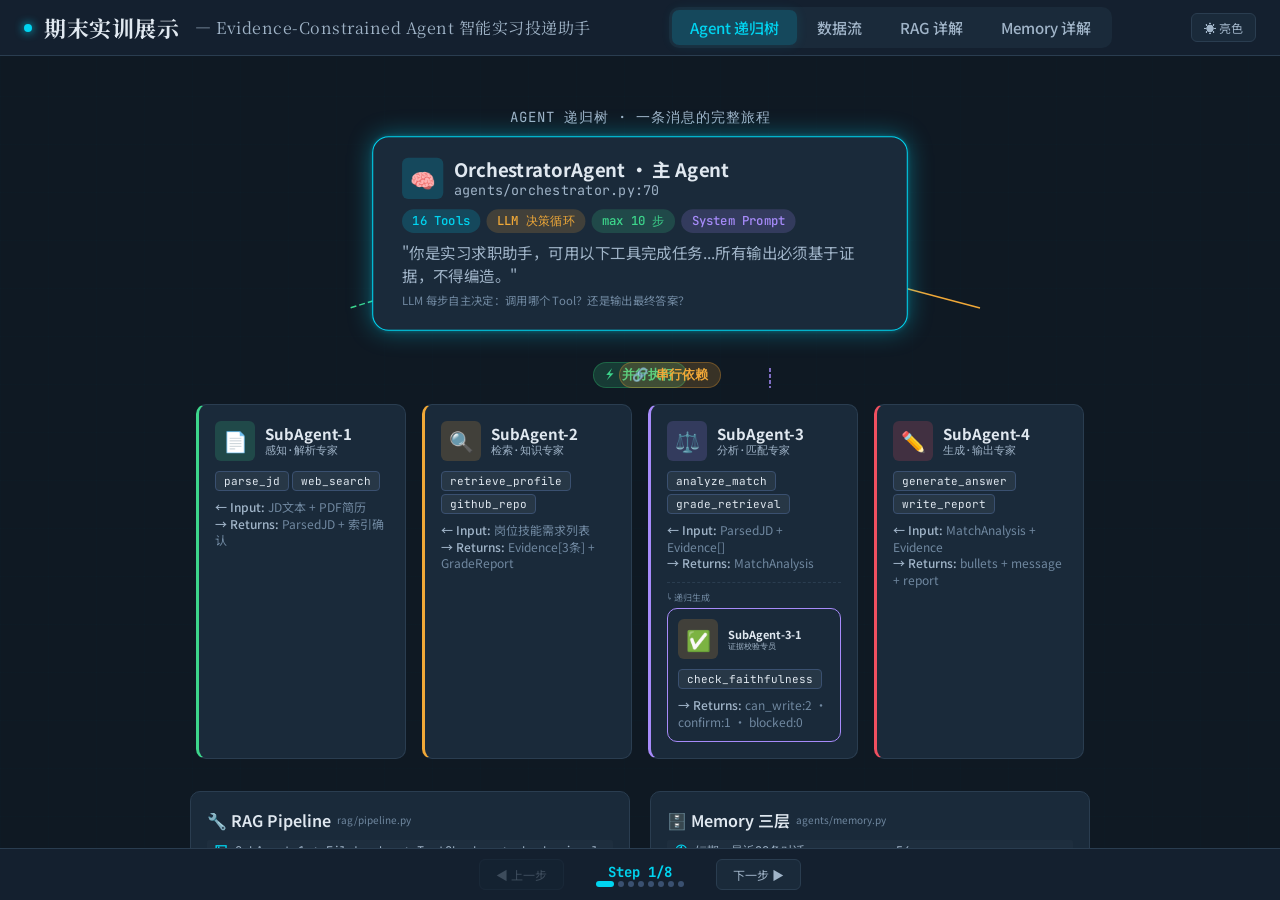
<file: demo/defense_web/index.html>
<!DOCTYPE html>
<html lang="zh-CN">
<head>
<meta charset="UTF-8">
<meta name="viewport" content="width=device-width, initial-scale=1.0">
<title>期末实训展示 — Evidence-Constrained Agent</title>
<link rel="preconnect" href="https://fonts.googleapis.com">
<link rel="preconnect" href="https://fonts.gstatic.com" crossorigin>
<link href="https://fonts.googleapis.com/css2?family=JetBrains+Mono:wght@400;500;600;700&family=Noto+Sans+SC:wght@400;500;600;700&family=Noto+Serif+SC:wght@600;700&display=swap" rel="stylesheet">
<style>
/* ============================================================
   DESIGN SYSTEM — Dark Tech Terminal
   ============================================================ */
:root {
  --bg-deep: #0f1923;
  --bg-panel: #152230;
  --bg-card: #1a2a3a;
  --bg-card-hover: #1f3042;
  --border-subtle: #2a3d50;
  --border-active: #3a5070;
  --text-primary: #e0e8f0;
  --text-secondary: #a0b4c8;
  --text-muted: #7088a0;
  --accent-cyan: #00d4f0;
  --accent-cyan-dim: rgba(0, 212, 240, 0.18);
  --accent-amber: #f0a838;
  --accent-amber-dim: rgba(240, 168, 56, 0.18);
  --accent-green: #3dd68c;
  --accent-green-dim: rgba(61, 214, 140, 0.18);
  --accent-rose: #f05060;
  --accent-rose-dim: rgba(240, 80, 96, 0.18);
  --accent-purple: #a78bfa;
  --accent-purple-dim: rgba(167, 139, 250, 0.18);
  --font-display: 'Noto Serif SC', 'Source Han Serif SC', 'STSong', 'SimSun', serif;
  --font-body: 'Noto Sans SC', 'Source Han Sans SC', 'PingFang SC', 'Microsoft YaHei', sans-serif;
  --font-mono: 'JetBrains Mono', 'Fira Code', 'Cascadia Code', 'Consolas', monospace;
  --radius-sm: 6px;
  --radius-md: 10px;
  --radius-lg: 16px;
  --shadow-card: 0 2px 12px rgba(0,0,0,0.3), 0 0 1px rgba(0,180,220,0.08);
  --shadow-glow-cyan: 0 0 16px rgba(0,212,240,0.12), 0 0 2px rgba(0,212,240,0.08);
  --shadow-glow-amber: 0 0 16px rgba(240,168,56,0.12);
  --transition-fast: 150ms ease-out;
  --transition-smooth: 300ms cubic-bezier(0.4, 0, 0.2, 1);
}

/* Light theme — projector-safe */
body.light {
  --bg-deep: #f2f4f7;
  --bg-panel: #ffffff;
  --bg-card: #ffffff;
  --bg-card-hover: #f0f2f5;
  --border-subtle: #d0d5dd;
  --border-active: #90a4c4;
  --text-primary: #1a1a2e;
  --text-secondary: #4a5568;
  --text-muted: #6b7a90;
  --accent-cyan: #0078a0;
  --accent-cyan-dim: rgba(0, 120, 160, 0.10);
  --accent-amber: #b07010;
  --accent-amber-dim: rgba(176, 112, 16, 0.10);
  --accent-green: #1a8050;
  --accent-green-dim: rgba(26, 128, 80, 0.10);
  --accent-rose: #c02030;
  --accent-rose-dim: rgba(192, 32, 48, 0.10);
  --accent-purple: #6c50c0;
  --accent-purple-dim: rgba(108, 80, 192, 0.10);
  --shadow-card: 0 1px 4px rgba(0,0,0,0.08);
  --shadow-glow-cyan: 0 0 0 1px rgba(0,120,160,0.2);
  --shadow-glow-amber: 0 0 0 1px rgba(176,112,16,0.2);
}

* { margin: 0; padding: 0; box-sizing: border-box; }

body {
  background: var(--bg-deep);
  color: var(--text-primary);
  font-family: var(--font-body);
  font-size: 16px;
  overflow: hidden;
  height: 100vh;
  width: 100vw;
}

/* Subtle background grid */
body::before {
  content: '';
  position: fixed;
  inset: 0;
  background-image:
    linear-gradient(rgba(0,212,240,0.02) 1px, transparent 1px),
    linear-gradient(90deg, rgba(0,212,240,0.02) 1px, transparent 1px);
  background-size: 48px 48px;
  pointer-events: none;
  z-index: 0;
}

/* ============================================================
   TOP BAR
   ============================================================ */
.topbar {
  position: fixed;
  top: 0; left: 0; right: 0;
  height: 56px;
  background: var(--bg-panel);
  border-bottom: 1px solid var(--border-subtle);
  display: flex;
  align-items: center;
  justify-content: space-between;
  padding: 0 24px;
  z-index: 100;
  background: rgba(21, 34, 48, 0.97);
}
body.light .topbar { background: rgba(255,255,255,0.97); }

.topbar-title {
  display: flex;
  align-items: center;
  gap: 12px;
  font-family: var(--font-display);
  font-size: 22px;
  font-weight: 700;
  letter-spacing: 0.5px;
  color: var(--text-primary);
}

.topbar-dot {
  width: 8px; height: 8px;
  border-radius: 50%;
  background: var(--accent-cyan);
  box-shadow: 0 0 10px var(--accent-cyan);
  animation: dot-pulse 2s ease-in-out infinite;
}

@keyframes dot-pulse {
  0%, 100% { opacity: 1; transform: scale(1); }
  50% { opacity: 0.5; transform: scale(1.3); }
}

.topbar-subtitle {
  font-size: 16px;
  color: var(--text-secondary);
  font-weight: 400;
  margin-left: 4px;
}

.topbar-tabs {
  display: flex;
  gap: 2px;
  background: var(--bg-card);
  border-radius: var(--radius-md);
  padding: 3px;
}

.topbar-tab {
  padding: 7px 18px;
  border-radius: 7px;
  font-size: 15px;
  font-weight: 500;
  cursor: pointer;
  transition: all var(--transition-fast);
  color: var(--text-secondary);
  border: none;
  background: transparent;
  font-family: var(--font-body);
  white-space: nowrap;
}

.topbar-tab:hover {
  color: var(--text-primary);
  background: rgba(255,255,255,0.04);
}

.topbar-tab.active {
  background: var(--accent-cyan-dim);
  color: var(--accent-cyan);
  box-shadow: 0 0 12px rgba(0,212,240,0.1);
}

/* ============================================================
   MAIN CANVAS
   ============================================================ */
.main-stage {
  position: fixed;
  top: 56px; left: 0; right: 0; bottom: 52px;
  overflow-y: auto;
  overflow-x: hidden;
  padding: 32px;
  z-index: 1;
}

.main-stage.panel-open {
  right: 400px;
}

/* ============================================================
   AGENT TREE VIEW
   ============================================================ */
.tree-container {
  display: flex;
  flex-direction: column;
  align-items: center;
  min-height: 100%;
  padding: 20px 40px 40px;
  position: relative;
}

/* Section labels */
.section-label {
  font-family: var(--font-mono);
  font-size: 14px;
  text-transform: uppercase;
  letter-spacing: 1px;
  color: var(--text-secondary);
  margin-bottom: 12px;
  text-align: center;
}

/* Root node — Orchestrator */
.root-node {
  background: var(--bg-card);
  border: 1px solid var(--accent-cyan);
  border-radius: var(--radius-lg);
  padding: 20px 28px;
  max-width: 520px;
  width: 100%;
  cursor: pointer;
  transition: all var(--transition-smooth);
  box-shadow: var(--shadow-glow-cyan);
  position: relative;
  z-index: 2;
}

.root-node:hover {
  border-color: var(--accent-cyan);
  box-shadow: 0 0 30px rgba(0,212,240,0.25), 0 0 4px rgba(0,212,240,0.2);
  transform: translateY(-1px);
}

.node-header {
  display: flex;
  align-items: center;
  gap: 10px;
  margin-bottom: 10px;
}

.node-icon {
  width: 40px; height: 40px;
  border-radius: var(--radius-sm);
  display: flex;
  align-items: center;
  justify-content: center;
  font-size: 20px;
  flex-shrink: 0;
}

.node-icon.root { background: var(--accent-cyan-dim); }
.node-icon.perception { background: var(--accent-green-dim); }
.node-icon.retrieve { background: var(--accent-amber-dim); }
.node-icon.analysis { background: var(--accent-purple-dim); }
.node-icon.generate { background: var(--accent-rose-dim); }
.node-icon.verify { background: var(--accent-amber-dim); }

.node-title-group { flex: 1; }
.node-name { font-size: 18px; font-weight: 700; color: var(--text-primary); line-height: 1.3; }
.node-eng { font-size: 13px; color: var(--text-secondary); font-family: var(--font-mono); }

.node-meta {
  display: flex; flex-wrap: wrap; gap: 6px;
  margin-top: 10px;
}

.node-tag {
  font-size: 12px;
  padding: 3px 10px;
  border-radius: 999px;
  font-family: var(--font-mono);
  font-weight: 500;
}

.node-tag.cyan { background: var(--accent-cyan-dim); color: var(--accent-cyan); }
.node-tag.amber { background: var(--accent-amber-dim); color: var(--accent-amber); }
.node-tag.green { background: var(--accent-green-dim); color: var(--accent-green); }
.node-tag.rose { background: var(--accent-rose-dim); color: var(--accent-rose); }
.node-tag.purple { background: var(--accent-purple-dim); color: var(--accent-purple); }

.node-desc {
  font-size: 15px;
  color: var(--text-secondary);
  margin-top: 8px;
  line-height: 1.5;
}

.node-code-path {
  font-size: 12px;
  font-family: var(--font-mono);
  color: var(--text-muted);
  margin-top: 6px;
}

/* Connection lines area */
.connections-area {
  position: relative;
  width: 100%;
  max-width: 900px;
  height: 100px;
  display: flex;
  align-items: center;
  justify-content: center;
  z-index: 1;
}

.connector-svg {
  position: absolute;
  inset: 0;
  width: 100%;
  height: 100%;
  pointer-events: none;
}

.connector-line {
  stroke: var(--border-active);
  stroke-width: 1.5;
  fill: none;
}

.connector-line.parallel {
  stroke: var(--accent-green);
  stroke-dasharray: 6 3;
  stroke-width: 1.5;
}

.connector-line.serial {
  stroke: var(--accent-amber);
  stroke-width: 1.5;
}

/* Execution mode badges on connections */
.exec-badge {
  position: absolute;
  font-size: 13px;
  font-family: var(--font-mono);
  font-weight: 600;
  padding: 3px 12px;
  border-radius: 999px;
  z-index: 3;
  white-space: nowrap;
}

.exec-badge.parallel {
  background: var(--accent-green-dim);
  color: var(--accent-green);
  border: 1px solid rgba(46,204,113,0.3);
}

.exec-badge.serial {
  background: var(--accent-amber-dim);
  color: var(--accent-amber);
  border: 1px solid rgba(240,160,48,0.3);
}

/* SubAgent row */
.subagents-row {
  display: flex;
  gap: 16px;
  justify-content: center;
  flex-wrap: wrap;
  max-width: 1000px;
  width: 100%;
  position: relative;
  z-index: 2;
}

.subagent-card {
  background: var(--bg-card);
  border: 1px solid var(--border-subtle);
  border-radius: var(--radius-md);
  padding: 16px;
  width: 210px;
  cursor: pointer;
  transition: all var(--transition-smooth);
  position: relative;
}

.subagent-card:hover {
  border-color: var(--border-active);
  box-shadow: var(--shadow-card);
  transform: translateY(-2px);
}

/* Accent tops for card type differentiation on projector */
.subagent-card[data-agent="sub1"] { border-left: 3px solid var(--accent-green); }
.subagent-card[data-agent="sub2"] { border-left: 3px solid var(--accent-amber); }
.subagent-card[data-agent="sub3"] { border-left: 3px solid var(--accent-purple); }
.subagent-card[data-agent="sub4"] { border-left: 3px solid var(--accent-rose); }

.subagent-card.parallel-node {
  animation: parallel-glow 3s ease-in-out infinite;
}

@keyframes parallel-glow {
  0%, 100% { box-shadow: 0 0 0px rgba(46,204,113,0); }
  50% { box-shadow: 0 0 16px rgba(46,204,113,0.2), 0 0 2px rgba(46,204,113,0.15); }
}

.subagent-card .permission-tags {
  display: flex; flex-wrap: wrap; gap: 3px;
  margin: 8px 0;
}

.subagent-card .perm-tag {
  font-size: 11px;
  padding: 2px 8px;
  border-radius: 4px;
  font-family: var(--font-mono);
  background: rgba(255,255,255,0.06);
  color: var(--text-primary);
  border: 1px solid var(--border-active);
}

.subagent-io {
  font-size: 12px;
  color: var(--text-muted);
  margin-top: 6px;
  line-height: 1.4;
}

.subagent-io span {
  color: var(--text-secondary);
  font-weight: 500;
}

/* Recursive sub-agent connector */
.sub-recursive {
  margin-top: 10px;
  padding-top: 8px;
  border-top: 1px dashed var(--border-subtle);
}

/* Resource layer */
.resource-layer {
  display: flex;
  gap: 20px;
  margin-top: 32px;
  max-width: 900px;
  width: 100%;
  z-index: 2;
  position: relative;
}

.resource-card {
  flex: 1;
  background: var(--bg-card);
  border: 1px solid var(--border-subtle);
  border-radius: var(--radius-md);
  padding: 16px;
}

.resource-card h3 {
  font-size: 16px;
  font-weight: 600;
  margin-bottom: 8px;
  display: flex;
  align-items: center;
  gap: 6px;
}

.resource-card .steps {
  display: flex; flex-direction: column; gap: 4px;
}

.resource-card .step {
  font-size: 12px;
  font-family: var(--font-mono);
  color: var(--text-secondary);
  padding: 3px 8px;
  border-radius: 3px;
  background: rgba(255,255,255,0.02);
  display: flex;
  align-items: center;
  gap: 6px;
}

.resource-card .step .step-num {
  color: var(--accent-cyan);
  font-weight: 600;
  min-width: 14px;
}

/* ============================================================
   DETAIL PANEL (right side)
   ============================================================ */
.detail-panel {
  position: fixed;
  top: 56px; right: 0; bottom: 52px;
  width: 400px;
  background: var(--bg-panel);
  border-left: 1px solid var(--border-subtle);
  z-index: 100;
  overflow-y: auto;
  transform: translateX(100%);
  transition: transform var(--transition-smooth);
  padding: 0;
}

.detail-panel.open {
  transform: translateX(0);
}

.detail-inner {
  padding: 24px;
}

.detail-header {
  display: flex;
  align-items: center;
  justify-content: space-between;
  margin-bottom: 20px;
  padding-bottom: 16px;
  border-bottom: 1px solid var(--border-subtle);
}

.detail-close {
  width: 32px; height: 32px;
  border-radius: 50%;
  border: 1px solid var(--border-subtle);
  background: transparent;
  color: var(--text-secondary);
  cursor: pointer;
  font-size: 16px;
  display: flex;
  align-items: center;
  justify-content: center;
  transition: all var(--transition-fast);
}

.detail-close:hover {
  border-color: var(--accent-rose);
  color: var(--accent-rose);
}

.detail-section {
  margin-bottom: 20px;
}

.detail-section h4 {
  font-size: 12px;
  text-transform: uppercase;
  letter-spacing: 1.5px;
  color: var(--text-muted);
  margin-bottom: 8px;
  font-family: var(--font-mono);
}

.detail-field {
  background: var(--bg-card);
  border-radius: var(--radius-sm);
  padding: 12px;
  font-size: 13px;
  font-family: var(--font-mono);
  color: var(--text-secondary);
  line-height: 1.6;
  white-space: pre-wrap;
  word-break: break-word;
}

.detail-field.prompt { border-left: 2px solid var(--accent-cyan); }
.detail-field.input { border-left: 2px solid var(--accent-green); }
.detail-field.output { border-left: 2px solid var(--accent-amber); }
.detail-field.path { border-left: 2px solid var(--accent-purple); font-size: 11px; }

.detail-tools {
  display: flex; flex-wrap: wrap; gap: 4px;
}

.detail-tool-tag {
  font-size: 10px;
  font-family: var(--font-mono);
  padding: 3px 8px;
  border-radius: 4px;
  background: rgba(255,255,255,0.03);
  border: 1px solid var(--border-subtle);
  color: var(--text-secondary);
}

/* ============================================================
   DATA FLOW VIEW
   ============================================================ */
.flow-view { display: none; flex-direction: column; align-items: center; padding: 20px 40px; }
.flow-view.active { display: flex; }

.flow-step {
  display: flex;
  align-items: flex-start;
  gap: 16px;
  max-width: 650px;
  width: 100%;
  padding: 16px 0;
  position: relative;
}

.flow-step::before {
  content: '';
  position: absolute;
  left: 19px; top: 48px; bottom: -16px;
  width: 1px;
  background: var(--border-active);
  z-index: 0;
}

.flow-step:last-child::before { display: none; }

.flow-num {
  width: 40px; height: 40px;
  border-radius: 50%;
  display: flex;
  align-items: center;
  justify-content: center;
  font-family: var(--font-mono);
  font-size: 14px;
  font-weight: 700;
  flex-shrink: 0;
  z-index: 1;
  position: relative;
}

.flow-num.in { background: var(--accent-cyan-dim); color: var(--accent-cyan); }
.flow-num.perceive { background: var(--accent-green-dim); color: var(--accent-green); }
.flow-num.plan { background: var(--accent-amber-dim); color: var(--accent-amber); }
.flow-num.retrieve { background: var(--accent-purple-dim); color: var(--accent-purple); }
.flow-num.generate { background: var(--accent-rose-dim); color: var(--accent-rose); }
.flow-num.memory { background: var(--accent-amber-dim); color: var(--accent-amber); }
.flow-num.output { background: var(--accent-cyan-dim); color: var(--accent-cyan); }

.flow-content {
  flex: 1;
  background: var(--bg-card);
  border: 1px solid var(--border-subtle);
  border-radius: var(--radius-md);
  padding: 16px;
  z-index: 1;
  position: relative;
}

.flow-content h4 { font-size: 14px; margin-bottom: 4px; }
.flow-content .flow-desc { font-size: 11px; color: var(--text-secondary); line-height: 1.5; }
.flow-content .flow-path { font-size: 10px; font-family: var(--font-mono); color: var(--text-muted); margin-top: 4px; }

/* ============================================================
   RAG VIEW
   ============================================================ */
.rag-view { display: none; padding: 24px 40px; }
.rag-view.active { display: flex; gap: 24px; }

.rag-column {
  flex: 1;
  background: var(--bg-card);
  border: 1px solid var(--border-subtle);
  border-radius: var(--radius-lg);
  padding: 20px;
}

.rag-column h3 {
  font-size: 14px;
  margin-bottom: 16px;
  display: flex;
  align-items: center;
  gap: 8px;
}

.rag-step {
  display: flex;
  gap: 10px;
  padding: 10px 0;
  border-bottom: 1px solid rgba(255,255,255,0.03);
  align-items: flex-start;
}

.rag-step:last-child { border-bottom: none; }

.rag-step-num {
  width: 24px; height: 24px;
  border-radius: 50%;
  display: flex;
  align-items: center;
  justify-content: center;
  font-size: 11px;
  font-family: var(--font-mono);
  font-weight: 700;
  flex-shrink: 0;
  background: var(--accent-cyan-dim);
  color: var(--accent-cyan);
}

.rag-step-info { flex: 1; }
.rag-step-info .rag-step-title { font-size: 12px; font-weight: 600; }
.rag-step-info .rag-step-desc { font-size: 10px; color: var(--text-secondary); margin-top: 2px; font-family: var(--font-mono); }

/* ============================================================
   MEMORY VIEW
   ============================================================ */
.memory-view { display: none; padding: 24px 40px; }
.memory-view.active { display: flex; gap: 20px; flex-wrap: wrap; justify-content: center; }

.memory-card {
  background: var(--bg-card);
  border: 1px solid var(--border-subtle);
  border-radius: var(--radius-lg);
  padding: 24px;
  width: 280px;
  cursor: pointer;
  transition: all var(--transition-smooth);
}

.memory-card:hover {
  border-color: var(--border-active);
  transform: translateY(-2px);
  box-shadow: var(--shadow-card);
}

.memory-card .memory-icon {
  font-size: 28px;
  margin-bottom: 12px;
}

.memory-card h4 { font-size: 18px; margin-bottom: 6px; }
.memory-card .memory-path { font-size: 12px; font-family: var(--font-mono); color: var(--text-muted); margin-bottom: 8px; }
.memory-card .memory-detail { font-size: 14px; color: var(--text-secondary); line-height: 1.5; }

/* ============================================================
   BOTTOM STEP NAV
   ============================================================ */
.bottom-nav {
  position: fixed;
  bottom: 0; left: 0; right: 0;
  height: 52px;
  background: rgba(21, 34, 48, 0.97);
  border-top: 1px solid var(--border-subtle);
  display: flex;
  align-items: center;
  justify-content: center;
  gap: 16px;
  z-index: 100;
}
body.light .bottom-nav { background: rgba(255,255,255,0.97); }

.nav-btn {
  padding: 6px 16px;
  border-radius: var(--radius-sm);
  font-size: 12px;
  font-family: var(--font-body);
  cursor: pointer;
  transition: all var(--transition-fast);
  border: 1px solid var(--border-subtle);
  background: var(--bg-card);
  color: var(--text-secondary);
  display: flex;
  align-items: center;
  gap: 6px;
}

.nav-btn:hover {
  border-color: var(--border-active);
  color: var(--text-primary);
}

.nav-btn:disabled {
  opacity: 0.3;
  cursor: not-allowed;
}

.nav-indicator {
  font-family: var(--font-mono);
  font-size: 12px;
  color: var(--text-secondary);
  min-width: 120px;
  text-align: center;
}

.nav-indicator .step-current {
  color: var(--accent-cyan);
  font-weight: 700;
  font-size: 14px;
}

.nav-steps {
  display: flex;
  gap: 4px;
}

.nav-dot {
  width: 6px; height: 6px;
  border-radius: 50%;
  background: var(--border-active);
  transition: all var(--transition-fast);
}

.nav-dot.active { background: var(--accent-cyan); width: 18px; border-radius: 999px; }
.nav-dot.done { background: var(--accent-green); }

/* ============================================================
   RESPONSIVE
   ============================================================ */
@media (max-width: 900px) {
  .main-stage { right: 0; }
  .subagents-row { flex-direction: column; align-items: center; }
  .subagent-card { width: 100%; max-width: 320px; }
  .resource-layer { flex-direction: column; }
  .detail-panel { width: 100%; }
  .topbar-tabs { gap: 0; }
  .topbar-tab { padding: 7px 10px; font-size: 11px; }
}

/* Scrollbar */
::-webkit-scrollbar { width: 5px; }
::-webkit-scrollbar-track { background: transparent; }
::-webkit-scrollbar-thumb { background: var(--border-subtle); border-radius: 999px; }
::-webkit-scrollbar-thumb:hover { background: var(--border-active); }

/* Fade animations */
.fade-in {
  animation: fadeIn 0.5s ease-out both;
}
@keyframes fadeIn {
  from { opacity: 0; transform: translateY(12px); }
  to { opacity: 1; transform: translateY(0); }
}

.delay-1 { animation-delay: 0.1s; }
.delay-2 { animation-delay: 0.2s; }
.delay-3 { animation-delay: 0.35s; }
.delay-4 { animation-delay: 0.5s; }
.delay-5 { animation-delay: 0.65s; }

/* Node highlighting for step-by-step */
.node-highlight {
  box-shadow: 0 0 24px rgba(0,212,240,0.4), 0 0 4px rgba(0,212,240,0.3) !important;
  border-color: var(--accent-cyan) !important;
  z-index: 10 !important;
  transform: scale(1.03) !important;
}

.memory-highlight {
  box-shadow: 0 0 20px rgba(0,212,240,0.3), 0 0 3px rgba(0,212,240,0.2) !important;
  border-color: var(--accent-cyan) !important;
}

/* Focus styles for keyboard navigation */
.topbar-tab:focus-visible,
.nav-btn:focus-visible,
.detail-close:focus-visible {
  outline: 2px solid var(--accent-cyan);
  outline-offset: 2px;
}
.subagent-card:focus-visible,
.root-node:focus-visible,
.memory-card:focus-visible {
  outline: 2px solid var(--accent-cyan);
  outline-offset: 2px;
  border-color: var(--accent-cyan);
}

/* Grid line opacity for projector */
body::before { opacity: 0.6; }

@media (prefers-reduced-motion: reduce) {
  .fade-in { animation: none; opacity: 1; transform: none; }
  .subagent-card.parallel-node { animation: none; }
  .subagent-card:hover, .root-node:hover, .memory-card:hover { transform: none; }
  .topbar-dot { animation: none; }
}
</style>
</head>
<body>

<!-- ============================================================
     TOP BAR
     ============================================================ -->
<header class="topbar">
  <div class="topbar-title">
    <span class="topbar-dot"></span>
    期末实训展示
    <span class="topbar-subtitle">— Evidence-Constrained Agent 智能实习投递助手</span>
  </div>
  <nav class="topbar-tabs" id="tabNav">
    <button class="topbar-tab active" data-view="tree" role="tab" aria-selected="true">Agent 递归树</button>
    <button class="topbar-tab" data-view="flow" role="tab" aria-selected="false">数据流</button>
    <button class="topbar-tab" data-view="rag" role="tab" aria-selected="false">RAG 详解</button>
    <button class="topbar-tab" data-view="memory" role="tab" aria-selected="false">Memory 详解</button>
  </nav>
  <div style="display:flex;align-items:center;gap:10px;">
    <button id="themeToggle" onclick="document.body.classList.toggle('light');this.textContent=document.body.classList.contains('light')?'🌙 暗色':'☀️ 亮色'" style="padding:5px 12px;border:1px solid var(--border-subtle);border-radius:6px;background:var(--bg-card);color:var(--text-secondary);cursor:pointer;font-size:12px;font-family:var(--font-body);white-space:nowrap;" aria-label="切换亮色/暗色主题">☀️ 亮色</button>
  </div>
</header>

<!-- ============================================================
     MAIN STAGE
     ============================================================ -->
<main class="main-stage" id="mainStage">

  <!-- ============ AGENT TREE VIEW ============ -->
  <div class="tree-container fade-in" id="treeView">
    <div class="section-label">Agent 递归树 · 一条消息的完整旅程</div>

    <!-- Root Node -->
    <div class="root-node fade-in" data-agent="orchestrator" id="node-orchestrator">
      <div class="node-header">
        <div class="node-icon root">🧠</div>
        <div class="node-title-group">
          <div class="node-name">OrchestratorAgent · 主 Agent</div>
          <div class="node-eng">agents/orchestrator.py:70</div>
        </div>
      </div>
      <div class="node-meta">
        <span class="node-tag cyan">16 Tools</span>
        <span class="node-tag amber">LLM 决策循环</span>
        <span class="node-tag green">max 10 步</span>
        <span class="node-tag purple">System Prompt</span>
      </div>
      <div class="node-desc">
        "你是实习求职助手，可用以下工具完成任务...所有输出必须基于证据，不得编造。"
      </div>
      <div class="node-desc" style="font-size:11px;margin-top:4px;color:var(--text-muted)">
        LLM 每步自主决定：调用哪个 Tool？还是输出最终答案？
      </div>
    </div>

    <!-- Connection labels -->
    <div class="connections-area" style="height:60px;display:flex;align-items:flex-end;justify-content:center;gap:180px;padding-top:8px;">
      <span class="exec-badge parallel">⚡ 并行执行</span>
      <span class="exec-badge serial" style="margin-left:60px;">🔗 串行依赖</span>
    </div>

    <!-- SVG Connections -->
    <svg class="connector-svg" style="position:absolute;top:120px;left:50%;transform:translateX(-50%);width:900px;height:180px;pointer-events:none;z-index:0;" viewBox="0 0 900 180">
      <!-- Root to SubAgents -->
      <line x1="450" y1="10" x2="160" y2="100" class="connector-line parallel"/>
      <line x1="450" y1="10" x2="370" y2="100" class="connector-line parallel"/>
      <line x1="450" y1="10" x2="580" y2="100" class="connector-line serial"/>
      <line x1="450" y1="10" x2="790" y2="100" class="connector-line serial"/>
      <!-- SubAgent-3 to SubAgent-3-1 -->
      <line x1="580" y1="160" x2="580" y2="230" class="connector-line" style="stroke:var(--accent-purple);stroke-dasharray:4 2;"/>
    </svg>

    <!-- SubAgent Row -->
    <div class="subagents-row fade-in delay-2" style="margin-top:16px;">
      <!-- SubAgent-1: Perception -->
      <div class="subagent-card parallel-node" data-agent="sub1" id="node-sub1" tabindex="0" role="button" aria-label="查看 SubAgent-1 详情">
        <div class="node-header">
          <div class="node-icon perception">📄</div>
          <div class="node-title-group">
            <div class="node-name" style="font-size:15px;">SubAgent-1</div>
            <div class="node-eng" style="font-size:11px;">感知·解析专家</div>
          </div>
        </div>
        <div class="permission-tags">
          <span class="perm-tag">parse_jd</span>
          <span class="perm-tag">web_search</span>
        </div>
        <div class="subagent-io">
          <span>← Input:</span> JD文本 + PDF简历<br>
          <span>→ Returns:</span> ParsedJD + 索引确认
        </div>
      </div>

      <!-- SubAgent-2: Retrieve -->
      <div class="subagent-card parallel-node" data-agent="sub2" id="node-sub2">
        <div class="node-header">
          <div class="node-icon retrieve">🔍</div>
          <div class="node-title-group">
            <div class="node-name" style="font-size:15px;">SubAgent-2</div>
            <div class="node-eng" style="font-size:11px;">检索·知识专家</div>
          </div>
        </div>
        <div class="permission-tags">
          <span class="perm-tag">retrieve_profile</span>
          <span class="perm-tag">github_repo</span>
        </div>
        <div class="subagent-io">
          <span>← Input:</span> 岗位技能需求列表<br>
          <span>→ Returns:</span> Evidence[3条] + GradeReport
        </div>
      </div>

      <!-- SubAgent-3: Analysis -->
      <div class="subagent-card" data-agent="sub3" id="node-sub3">
        <div class="node-header">
          <div class="node-icon analysis">⚖️</div>
          <div class="node-title-group">
            <div class="node-name" style="font-size:15px;">SubAgent-3</div>
            <div class="node-eng" style="font-size:11px;">分析·匹配专家</div>
          </div>
        </div>
        <div class="permission-tags">
          <span class="perm-tag">analyze_match</span>
          <span class="perm-tag">grade_retrieval</span>
        </div>
        <div class="subagent-io">
          <span>← Input:</span> ParsedJD + Evidence[]<br>
          <span>→ Returns:</span> MatchAnalysis
        </div>
        <!-- Recursive sub-agent -->
        <div class="sub-recursive">
          <div style="font-size:9px;color:var(--text-muted);margin-bottom:4px;">↳ 递归生成</div>
          <div class="subagent-card" style="width:auto;padding:10px;margin:0;border-color:var(--accent-purple);" data-agent="sub3-1" id="node-sub3-1">
            <div class="node-header">
              <div class="node-icon verify">✅</div>
              <div class="node-title-group">
                <div class="node-name" style="font-size:11px;">SubAgent-3-1</div>
                <div class="node-eng" style="font-size:8px;">证据校验专员</div>
              </div>
            </div>
            <div class="permission-tags">
              <span class="perm-tag">check_faithfulness</span>
            </div>
            <div class="subagent-io">
              <span>→ Returns:</span> can_write:2 · confirm:1 · blocked:0
            </div>
          </div>
        </div>
      </div>

      <!-- SubAgent-4: Generate -->
      <div class="subagent-card" data-agent="sub4" id="node-sub4">
        <div class="node-header">
          <div class="node-icon generate">✏️</div>
          <div class="node-title-group">
            <div class="node-name" style="font-size:15px;">SubAgent-4</div>
            <div class="node-eng" style="font-size:11px;">生成·输出专家</div>
          </div>
        </div>
        <div class="permission-tags">
          <span class="perm-tag">generate_answer</span>
          <span class="perm-tag">write_report</span>
        </div>
        <div class="subagent-io">
          <span>← Input:</span> MatchAnalysis + Evidence<br>
          <span>→ Returns:</span> bullets + message + report
        </div>
      </div>
    </div>

    <!-- Resource Layer -->
    <div class="resource-layer fade-in delay-4">
      <div class="resource-card">
        <h3>🔧 RAG Pipeline <span style="font-size:10px;color:var(--text-muted);font-weight:400;">rag/pipeline.py</span></h3>
        <div class="steps">
          <div class="step"><span class="step-num">写</span> SubAgent-1 → FileLoader → TextChunker → chunks.jsonl</div>
          <div class="step"><span class="step-num">读</span> SubAgent-2 → BM25(80) + Embedding(80) → RRF(30) → CrossEncoder(5)</div>
          <div class="step"><span class="step-num">校验</span> SubAgent-4 → FaithfulnessChecker → EvidenceGate</div>
        </div>
      </div>
      <div class="resource-card">
        <h3>🗄️ Memory 三层 <span style="font-size:10px;color:var(--text-muted);font-weight:400;">agents/memory.py</span></h3>
        <div class="steps">
          <div class="step"><span class="step-num">①</span> 短期：最近20条对话 · memory.py:54</div>
          <div class="step"><span class="step-num">②</span> 长期：conversations.jsonl + BM25召回 · memory.py:86</div>
          <div class="step"><span class="step-num">③</span> 知识库：chunks.jsonl · knowledge_base.py:48</div>
        </div>
      </div>
    </div>

    <!-- PPAM Legend -->
    <div style="display:flex;gap:20px;margin-top:24px;justify-content:center;flex-wrap:wrap;" class="fade-in delay-5">
      <span style="font-size:13px;color:var(--accent-green);font-family:var(--font-mono);">● Perception 感知</span>
      <span style="font-size:10px;color:var(--accent-amber);font-family:var(--font-mono);">● Planning 规划</span>
      <span style="font-size:10px;color:var(--accent-cyan);font-family:var(--font-mono);">● Action 执行</span>
      <span style="font-size:10px;color:var(--accent-purple);font-family:var(--font-mono);">● Memory 记忆</span>
    </div>
  </div>

  <!-- ============ DATA FLOW VIEW ============ -->
  <div class="flow-view" id="flowView">
    <div class="section-label" style="margin-bottom:12px;">数据流时间线 · 一条 JD 的完整旅程</div>
    <div class="flow-step fade-in">
      <div class="flow-num in">①</div>
      <div class="flow-content">
        <h4>用户输入</h4>
        <div class="flow-desc">JD 文本 + PDF 简历 + GitHub URL → 统一进入系统</div>
        <div class="flow-path">→ 主 Agent 接收消息，LLM 开始决策</div>
      </div>
    </div>
    <div class="flow-step fade-in delay-1">
      <div class="flow-num perceive">②</div>
      <div class="flow-content">
        <h4>感知：JDParser + FileLoader</h4>
        <div class="flow-desc">JD 文本 → LLM 解析（回退规则匹配 26 项词库）→ ParsedJD<br>PDF → pypdf 提取 → TextChunker 分块 → 写入 chunks.jsonl</div>
        <div class="flow-path">agents/jd_parser.py:65 · rag/loaders/file_loader.py:22</div>
      </div>
    </div>
    <div class="flow-step fade-in delay-2">
      <div class="flow-num plan">③</div>
      <div class="flow-content">
        <h4>规划：LLM 决策 + Agent 树分派</h4>
        <div class="flow-desc">LLM 看到 16 个 Tool → 自主决定生成 3 个 SubAgent<br>SubAgent-1 (感知) ∥ SubAgent-2 (检索) → SubAgent-3 (分析) → SubAgent-4 (生成)</div>
        <div class="flow-path">agents/autonomous_agent.py:56 · tools/registry.py:488</div>
      </div>
    </div>
    <div class="flow-step fade-in delay-3">
      <div class="flow-num retrieve">④</div>
      <div class="flow-content">
        <h4>检索：RAG 六步 Pipeline</h4>
        <div class="flow-desc">jieba 分词 → BM25(80) + Qwen Embedding(80) → RRF 融合(k=60, top30) → CrossEncoder 精排(top5) → FaithfulnessChecker → EvidenceGate</div>
        <div class="flow-path">rag/retrievers/hybrid_retriever.py · rag/reranker/cross_encoder_reranker.py</div>
      </div>
    </div>
    <div class="flow-step fade-in delay-4">
      <div class="flow-num generate">⑤</div>
      <div class="flow-content">
        <h4>生成 + 校验</h4>
        <div class="flow-desc">MatchAnalysisAgent 比较 JD 需求 vs Evidence → BuildAgent 生成简历要点 → FaithfulnessChecker 校验 → EvidenceGate 分级输出</div>
        <div class="flow-path">evidence/gate.py:46 · evaluation/faithfulness.py</div>
      </div>
    </div>
    <div class="flow-step fade-in delay-5">
      <div class="flow-num memory">⑥</div>
      <div class="flow-content">
        <h4>记忆写入</h4>
        <div class="flow-desc">每轮对话 → 短期记忆(最近20条) + 长期记忆(JSONL) · 知识库更新 → chunks.jsonl</div>
        <div class="flow-path">agents/memory.py:54,86</div>
      </div>
    </div>
    <div class="flow-step fade-in">
      <div class="flow-num output">⑦</div>
      <div class="flow-content">
        <h4>输出呈现</h4>
        <div class="flow-desc">CLI · Streamlit · FastAPI · Browser Extension · Markdown 诊断报告 · JSON 诊断数据</div>
      </div>
    </div>
  </div>

  <!-- ============ RAG VIEW ============ -->
  <div class="rag-view" id="ragView">
    <div class="rag-column fade-in">
      <h3>📥 写入路径 (Perception → Memory)</h3>
      <div class="rag-step">
        <div class="rag-step-num">1</div>
        <div class="rag-step-info">
          <div class="rag-step-title">FileLoader 多格式加载</div>
          <div class="rag-step-desc">PDF → pypdf.PdfReader · DOCX → python-docx · MD/TXT → 直接读取<br>rag/loaders/file_loader.py:22</div>
        </div>
      </div>
      <div class="rag-step">
        <div class="rag-step-num">2</div>
        <div class="rag-step-info">
          <div class="rag-step-title">TextChunker 滑动窗口分块</div>
          <div class="rag-step-desc">chunk_size=800 · overlap=100 · step=700<br>rag/chunking/text_chunker.py</div>
        </div>
      </div>
      <div class="rag-step">
        <div class="rag-step-num">3</div>
        <div class="rag-step-info">
          <div class="rag-step-title">写入知识库索引</div>
          <div class="rag-step-desc">每 chunk 生成 SHA256 document_id · 追加到 chunks.jsonl<br>service/knowledge_base.py:64</div>
        </div>
      </div>
    </div>
    <div class="rag-column fade-in delay-2">
      <h3>📤 读取路径 (Memory → Action)</h3>
      <div class="rag-step">
        <div class="rag-step-num">1</div>
        <div class="rag-step-info">
          <div class="rag-step-title">jieba 中文分词</div>
          <div class="rag-step-desc">对查询文本进行中文分词，生成 token 集合</div>
        </div>
      </div>
      <div class="rag-step">
        <div class="rag-step-num">2</div>
        <div class="rag-step-info">
          <div class="rag-step-title">双路并行粗召回</div>
          <div class="rag-step-desc">BM25 关键词检索 (top 80) + Qwen Embedding 语义检索 (1024维, top 80)</div>
        </div>
      </div>
      <div class="rag-step">
        <div class="rag-step-num">3</div>
        <div class="rag-step-info">
          <div class="rag-step-title">RRF 融合 (k=60, → top 30)</div>
          <div class="rag-step-desc">零参数融合，不依赖分数校准<br>rag/retrievers/rrf_fusion.py</div>
        </div>
      </div>
      <div class="rag-step">
        <div class="rag-step-num">4</div>
        <div class="rag-step-info">
          <div class="rag-step-title">CrossEncoder 精排 (→ top 5)</div>
          <div class="rag-step-desc">bge-reranker-base · 279M 参数 · 12层 Transformer<br>rag/reranker/cross_encoder_reranker.py</div>
        </div>
      </div>
      <div class="rag-step">
        <div class="rag-step-num">5</div>
        <div class="rag-step-info">
          <div class="rag-step-title">FaithfulnessChecker (阈值 0.75)</div>
          <div class="rag-step-desc">检测夸大：bullet claim 是否超出 evidence 范围<br>evaluation/faithfulness.py</div>
        </div>
      </div>
      <div class="rag-step">
        <div class="rag-step-num">6</div>
        <div class="rag-step-info">
          <div class="rag-step-title">EvidenceGate 四级约束</div>
          <div class="rag-step-desc">implemented→✅可写 · designed→⚠️需确认 · planned→❌禁止<br>evidence/gate.py:46</div>
        </div>
      </div>
    </div>
  </div>

  <!-- ============ MEMORY VIEW ============ -->
  <div class="memory-view" id="memoryView">
    <div class="memory-card fade-in" data-agent="memory-short">
      <div class="memory-icon">📝</div>
      <h4>短期记忆</h4>
      <div class="memory-path">agents/memory.py:54</div>
      <div class="memory-detail">
        保留最近 20 条对话<br>
        内存列表存储，会话内有效<br>
        格式化：<br>
        [用户] 帮我分析Agent岗位<br>
        [助手] 正在解析JD...<br>
        每轮对话自动追加
      </div>
    </div>
    <div class="memory-card fade-in delay-1" data-agent="memory-long">
      <div class="memory-icon">💾</div>
      <h4>长期记忆</h4>
      <div class="memory-path">agents/memory.py:86</div>
      <div class="memory-detail">
        conversations.jsonl 持久化<br>
        每消息一行 JSON<br>
        recall("RAG 项目") → BM25 召回<br>
        读取最近 200 行建索引<br>
        跨会话可检索历史对话
      </div>
    </div>
    <div class="memory-card fade-in delay-2" data-agent="memory-kb">
      <div class="memory-icon">📚</div>
      <h4>知识库</h4>
      <div class="memory-path">service/knowledge_base.py:48</div>
      <div class="memory-detail">
        chunks.jsonl (用户画像索引)<br>
        chunks.repos.txt (GitHub仓库)<br>
        写入：FileLoader → TextChunker → 追加<br>
        读取：BM25 + Qwen Embedding 混合检索<br>
        支持懒重建索引 (dirty flag)
      </div>
    </div>
  </div>

</main>

<!-- ============================================================
     DETAIL PANEL
     ============================================================ -->
<aside class="detail-panel" id="detailPanel">
  <div class="detail-inner">
    <div class="detail-header">
      <h3 id="detailTitle" style="font-size:16px;">Agent 详情</h3>
      <button class="detail-close" onclick="closeDetail()">✕</button>
    </div>
    <div id="detailContent"></div>
  </div>
</aside>

<!-- ============================================================
     BOTTOM NAV
     ============================================================ -->
<nav class="bottom-nav">
  <button class="nav-btn" id="btnPrev" onclick="prevStep()" disabled>◀ 上一步</button>
  <div style="display:flex;flex-direction:column;align-items:center;">
    <div class="nav-indicator">
      <span class="step-current" id="stepLabel">Step 1/10</span>
    </div>
    <div class="nav-steps" id="navDots"></div>
  </div>
  <button class="nav-btn" id="btnNext" onclick="nextStep()">下一步 ▶</button>
</nav>

<script>
// ============================================================
// AGENT DATA — Real project paths and content
// ============================================================
const agentData = {
  orchestrator: {
    title: 'OrchestratorAgent · 主 Agent',
    path: 'agents/orchestrator.py:70',
    role: '实习求职助手总管',
    systemPrompt: `"你是实习求职助手。你可以调用以下工具完成任务：

- parse_jd: 解析岗位描述，提取技能和要求
- retrieve_profile: 从知识库检索用户相关经历
- analyze_match: 分析岗位匹配度
- task_agent: 生成子Agent执行独立任务
- web_search: 搜索网页补充信息
- github_repo: 读取GitHub仓库
- grade_retrieval: 评估检索质量
- generate_grounded_answer: 基于证据生成回答
- check_faithfulness: 验证输出真实性
- write_report: 生成诊断报告
- ...共16个工具

规则：所有输出必须基于证据，不得编造。
如果证据不足，诚实告知用户。
每次工具调用返回后，判断下一步该做什么。"`,
    tools: ['parse_jd', 'retrieve_profile', 'analyze_match', 'task_agent', 'web_search', 'github_repo', 'grade_retrieval', 'generate_grounded_answer', 'check_faithfulness', 'write_report', 'write_diagnostics', 'rerank_chunks', 'select_evidence', 'rewrite_query', 'plan_queries', 'fallback'],
    input: '用户消息: "帮我分析这个Agent实习岗位" + JD文本 + resume.pdf',
    output: '最终回复: 匹配度75% + 3条简历要点(2可写+1需确认) + HR沟通话术 + 诊断报告路径',
    execution: 'LLM 决策循环 (max 10步):   Step1 → task_agent(解析)   Step2 → task_agent(检索)   Step3 → task_agent(分析+生成)   Step4 → 输出最终答案'
  },
  sub1: {
    title: 'SubAgent-1 · 感知·解析专家',
    path: 'agents/sub_agent.py:39 · agents/jd_parser.py:65',
    role: '信息采集专家，解析所有输入并索引到知识库',
    systemPrompt: `"你是信息采集专家。你的任务是：
1. 解析JD文本，提取结构化信息
2. 解析上传的PDF/DOCX简历文件
3. 将解析结果索引到知识库

可用工具：
- parse_jd: LLM解析 + 规则回退(26项技能词库)
- web_search: DuckDuckGo补充信息

规则：LLM解析失败自动回退规则模式。"`,
    tools: ['parse_jd', 'web_search'],
    input: `task: "用户的resume.pdf和JD文本已提供，解析两者并索引到知识库"
JD文本: "AI Agent开发实习生...Python, LangGraph, RAG, Docker..."
resume.pdf: 陈小明的简历文件`,
    output: `ParsedJD {
  job_title: "AI Agent开发实习生",
  job_direction: "agent",
  hard_skills: [Python, LangGraph, RAG, Docker, ...],
  bonus_skills: [FastAPI, Streamlit, MCP, ...],
  soft_skills: [沟通能力, 团队协作]
}
+
"PDF已索引，共3个chunk写入chunks.jsonl"`,
    execution: `① parse_jd(JD文本)
   → LLM路径: System Prompt → Qwen → JSON解析
   → 失败回退: 26项词库正则匹配
② FileLoader(resume.pdf)
   → pypdf.PdfReader提取所有页面文本
③ TextChunker(chunk_size=800, overlap=100)
   → 滑动窗口分块 → 3个DocumentChunk
④ 写入 chunks.jsonl
   → source: resume.pdf, chunk_id, content, chunk_index`
  },
  sub2: {
    title: 'SubAgent-2 · 检索·知识专家',
    path: 'agents/sub_agent.py:39 · rag/pipeline.py',
    role: '知识检索专家，从知识库中检索与岗位相关的用户经历',
    systemPrompt: `"你是知识检索专家。你的任务是：
从知识库中检索与目标岗位最相关的用户经历证据。

可用工具：
- retrieve_profile: BM25 + Qwen Embedding 混合检索
- github_repo: 从GitHub仓库读取项目信息

规则：对检索结果进行质量评估。
如果覆盖率不足，标注缺失技能。"`,
    tools: ['retrieve_profile', 'github_repo', 'grade_retrieval'],
    input: `task: "岗位需求: Agent开发, 硬技能: Python, LangGraph, RAG, Docker, FastAPI..."
查询文本: "agent Python LangGraph RAG Docker FastAPI"`,
    output: `RetrievedEvidence[3条]:
① SmartApplyAgent (implemented, score:0.89)
   匹配: Python, RAG, LangGraph, Streamlit
② 智能滴定系统 (implemented, score:0.62)
   匹配: Python, OpenCV
③ PolyU导航 (designed, score:0.55)
   匹配: FastAPI, PostgreSQL

GradeReport:
  evidence_count: 3, avg_score: 0.69
  keyword_coverage: 5/8 (62.5%)
  grade: "good", decision: continue`,
    execution: `① jieba 分词查询文本
② BM25 关键词检索 (top 80)
   → rank_bm25.BM25Okapi
③ Qwen Embedding 语义检索 (top 80)
   → text-embedding-v3, 1024维, cosine相似度
④ RRF 融合 (k=60, → top 30)
   → 零参数，不依赖分数校准
⑤ CrossEncoder 精排 (→ top 5)
   → bge-reranker-base, 279M参数
⑥ grade_retrieval 质量评估
   → 5维度评分 → grade "good"
⑦ 返回 top 3 Evidence`
  },
  'sub3': {
    title: 'SubAgent-3 · 分析·匹配专家',
    path: 'agents/sub_agent.py:39 · agents/match_analysis_agent.py',
    role: '匹配分析专家，比较JD需求与用户证据',
    systemPrompt: `"你是匹配分析专家。你的任务是：
比较岗位要求与检索到的用户证据，分析匹配度。

可用工具：
- analyze_match: 逐技能比对JD vs Evidence
- grade_retrieval: 评估检索是否充分

规则：只基于提供的证据进行分析，不编造用户能力。"`,
    tools: ['analyze_match', 'grade_retrieval'],
    input: `task: "基于ParsedJD和RetrievedEvidence，分析匹配度"
ParsedJD: {hard_skills: [Python, LangGraph, RAG, Docker, LLM, Agent, Tool Calling, 状态管理]}
Evidence: [SmartApplyAgent(implemented), 智能滴定(implemented), PolyU导航(designed)]`,
    output: `MatchAnalysis {
  strengths: ["RAG项目直接匹配", "Agent开发理解深入", "Python经验丰富"],
  weaknesses: ["Docker仅design阶段", "Tool Calling无直接经验"],
  matched_skills: [Python, RAG, LangGraph, LLM, Agent, 状态管理],
  missing_skills: [Docker, Tool Calling],
  match_score: 0.75,
  recommended: "strong_apply"
}`,
    execution: `① analyze_match(ParsedJD, Evidence[])
   → 逐技能比对: implemented → matched
                   designed → weak
                   无证据 → missing
② 可递归生成 SubAgent-3-1 校验每条简历要点
   → task_agent(task="验证每条简历要点的证据来源")
   → SubAgent-3-1: check_faithfulness
③ 返回 MatchAnalysis`
  },
  'sub3-1': {
    title: 'SubAgent-3-1 · 证据校验专员 (递归)',
    path: 'agents/sub_agent.py:39 · evaluation/faithfulness.py',
    role: '证据校验专员，验证每条生成内容是否有证据支撑',
    systemPrompt: `"你是证据校验专员。你的任务是：
对每条简历要点进行证据验证。

可用工具：
- check_faithfulness: 检测夸大、检测无证据声明

规则：每条bullet必须至少有一条evidence支撑。
超过evidence范围的声明标记为'unsupported'。"`,
    tools: ['check_faithfulness'],
    input: `task: "验证以下简历要点的证据来源"
bullets: [
  "独立开发RAG智能求职助手(已实现)",
  "设计Docker容器化部署方案(仅设计)",
  "规划MCP协议扩展支持(仅计划)"
]
evidence: SmartApplyAgent{status:implemented, claims:["RAG开发","Streamlit前端"]}`,
    output: `FaithfulnessReport {
  faithfulness_score: 0.85,
  decision: "pass",
  分类:
  ✅ can_write: "独立开发RAG求职助手" (implemented证据)
  ⚠️ needs_confirm: "设计Docker部署方案" (designed证据,需确认)
  ❌ learning_plan: "规划MCP扩展" (planned证据,禁止写入简历)
}`,
    execution: `check_faithfulness(bullets, evidences):
  ① 每条bullet提取技能词集合
  ② 与evidence内容做重叠计算
  ③ 检测夸大: "完整实现了" vs evidence仅"设计了"
  ④ 公式: 0.3×evidence_score + 0.7×overlap_score
  ⑤ 阈值0.75 → pass
  ⑥ 返回分类: can_write / needs_confirmation / learning_plan`
  },
  sub4: {
    title: 'SubAgent-4 · 生成·输出专家',
    path: 'agents/sub_agent.py:39 · agents/build_agent.py:240',
    role: '简历生成专家，基于证据生成简历要点和沟通话术',
    systemPrompt: `"你是简历生成专家。你的任务是：
基于匹配分析结果和证据，生成简历要点和HR沟通话术。

可用工具：
- generate_grounded_answer: 证据约束的生成
- write_report: 输出Markdown诊断报告

规则：必须基于证据，不得编造经历。
implemented → 可写 · designed → 需确认 · planned → 禁止"`,
    tools: ['generate_grounded_answer', 'write_report', 'check_faithfulness'],
    input: `task: "基于MatchAnalysis和Evidence生成输出"
MatchAnalysis: {matched:6/8, score:0.75, strengths:[RAG项目,Agent理解,Python]}
Evidence: [SmartApplyAgent(implemented), 智能滴定(implemented), PolyU导航(designed)]`,
    output: `GeneratedOutput {
  resume_bullets: [
    "✅ 独立开发RAG智能求职助手，集成LangGraph多Agent协作 (implemented)"
    "⚠️ 设计Docker容器化部署方案 (designed, 需确认后写入)"
    "📋 MCP协议扩展 → 建议补充实践经验 (planned, 暂不写入简历)"
  ],
  communication_message:
    "您好，我有LangGraph和RAG项目经验，独立开发过Agent求职助手..."
  summary: "匹配度75%，6/8技能覆盖，2项可写入简历"
  report_path: outputs/demo/langgraph_result_xxx.md
}`,
    execution: `① generate_grounded_answer(MatchAnalysis, Evidence[])
   → 每条evidence检查status
   → implemented → can_write_claims (绿色)
   → designed → needs_confirmation_claims (黄色)
   → planned → learning_plan_claims (红色)
② 生成 HR communication_message
   → 基于matched_skills + strengths模板化
③ write_report(state)
   → 11段Markdown诊断报告
④ write_diagnostics(state)
   → JSON诊断数据`
  },
  'memory-short': {
    title: '短期记忆 · Short-Term Memory',
    path: 'agents/memory.py:54',
    role: '会话内最近对话缓存',
    systemPrompt: '保留最近 20 条对话，内存列表结构',
    tools: ['remember()', 'get_context(n=10)', 'context_text()', 'clear_short_term()'],
    input: '每轮对话自动调用 remember(role, content)',
    output: '格式化文本: [用户] ... [助手] ... [系统] ...',
    execution: 'ConversationMemory 类:  _short_term: list[MemoryEntry]  每轮对话自动追加  超出20条自动截断  context_text() 格式化给LLM'
  },
  'memory-long': {
    title: '长期记忆 · Long-Term Memory',
    path: 'agents/memory.py:86',
    role: '跨会话对话持久化 + BM25 检索',
    systemPrompt: 'conversations.jsonl 持久化存储',
    tools: ['recall(query, top_k=3)'],
    input: '每轮对话自动追加 JSON 行到文件',
    output: 'BM25 检索返回最相关历史对话',
    execution: 'recall(query, top_k=3):  ① 读取最近200行JSONL  ② 构建BM25Okapi索引  ③ 返回最相关条目  ④ fallback: BM25不可用时返回空列表'
  },
  'memory-kb': {
    title: '知识库 · Knowledge Base',
    path: 'service/knowledge_base.py:48',
    role: '用户画像持久化索引',
    systemPrompt: 'chunks.jsonl + chunks.repos.txt',
    tools: ['index_text()', 'search(query)', 'ingest_github_repo()', 'get_summary()'],
    input: '文件上传/GitHub读取 → TextChunker → 追加',
    output: 'BM25 + Qwen Embedding 混合检索结果',
    execution: 'KnowledgeBaseService:  _bm25_dirty flag 懒重建  search() → BM25 + MemoryVectorStore  回退: Keyword Overlap  token匹配率排序'
  }
};

// ============================================================
// STEP NAVIGATION
// ============================================================
const steps = [
  { id: 'node-orchestrator', label: '用户输入 → System Prompt → LLM 决策循环' },
  { id: 'node-sub1', label: 'SubAgent-1: 感知解析 (JD + PDF)' },
  { id: 'node-sub2', label: 'SubAgent-2: RAG 检索 (混合检索)' },
  { id: 'node-sub1', label: '⚡ SubAgent-1 ∥ SubAgent-2 并行执行' },
  { id: 'node-sub3', label: 'SubAgent-3: 匹配分析 + 递归校验' },
  { id: 'node-sub3-1', label: 'SubAgent-3-1: 证据校验 (递归子Agent)' },
  { id: 'node-sub4', label: 'SubAgent-4: 证据约束生成输出' },
  { id: null, label: 'Memory 三层写入 + 回复用户' },
];
let currentStep = 0;

function renderDots() {
  const container = document.getElementById('navDots');
  container.innerHTML = steps.map((_, i) => {
    let cls = '';
    if (i === currentStep) cls = 'active';
    else if (i < currentStep) cls = 'done';
    return `<div class="nav-dot ${cls}" onclick="goToStep(${i})" style="cursor:pointer;"></div>`;
  }).join('');
}

function updateNav() {
  document.getElementById('stepLabel').textContent = `Step ${currentStep+1}/${steps.length}`;
  document.getElementById('btnPrev').disabled = currentStep === 0;
  document.getElementById('btnNext').disabled = currentStep === steps.length - 1;
  renderDots();

  // Highlight current node
  document.querySelectorAll('.node-highlight,.memory-highlight').forEach(el => el.classList.remove('node-highlight','memory-highlight'));
  const step = steps[currentStep];
  if (step.id) {
    const el = document.getElementById(step.id);
    if (el) {
      el.classList.add('node-highlight');
      const prefersReducedMotion = window.matchMedia('(prefers-reduced-motion: reduce)').matches;
      el.scrollIntoView({ behavior: prefersReducedMotion ? 'auto' : 'smooth', block: 'center' });
    }
  } else {
    document.querySelectorAll('.resource-card, .memory-card').forEach(el => el.classList.add('memory-highlight'));
  }
}

function nextStep() {
  if (currentStep < steps.length - 1) { currentStep++; updateNav(); }
}

function prevStep() {
  if (currentStep > 0) { currentStep--; updateNav(); }
}

function goToStep(i) { currentStep = i; updateNav(); }

// ============================================================
// DETAIL PANEL
// ============================================================
function openDetail(agentKey) {
  const data = agentData[agentKey];
  if (!data) return;

  document.getElementById('detailTitle').textContent = data.title;
  const content = document.getElementById('detailContent');
  content.innerHTML = `
    <div class="detail-section">
      <h4>代码路径</h4>
      <div class="detail-field path">${data.path}</div>
    </div>
    <div class="detail-section">
      <h4>角色</h4>
      <div class="detail-field" style="border-left-color:var(--accent-cyan);">${data.role}</div>
    </div>
    <div class="detail-section">
      <h4>System Prompt</h4>
      <div class="detail-field prompt">${data.systemPrompt}</div>
    </div>
    <div class="detail-section">
      <h4>Allowed Tools (权限白名单)</h4>
      <div class="detail-tools">
        ${data.tools.map(t => `<span class="detail-tool-tag">${t}</span>`).join('')}
      </div>
    </div>
    <div class="detail-section">
      <h4>输入 (task 字符串)</h4>
      <div class="detail-field input">${data.input}</div>
    </div>
    <div class="detail-section">
      <h4>返回 (SubAgentResult)</h4>
      <div class="detail-field output">${data.output}</div>
    </div>
    <div class="detail-section">
      <h4>执行过程</h4>
      <div class="detail-field" style="border-left-color:var(--accent-purple);">${data.execution || '见上方详细说明'}</div>
    </div>
  `;

  document.getElementById('detailPanel').classList.add('open');
  document.getElementById('mainStage').classList.add('panel-open');
}

function closeDetail() {
  document.getElementById('detailPanel').classList.remove('open');
  document.getElementById('mainStage').classList.remove('panel-open');
}

// ============================================================
// VIEW SWITCHING
// ============================================================
function switchView(view) {
  document.querySelectorAll('.topbar-tab').forEach(t => {
    t.classList.remove('active');
    t.setAttribute('aria-selected', 'false');
  });
  const activeTab = document.querySelector(`[data-view="${view}"]`);
  activeTab.classList.add('active');
  activeTab.setAttribute('aria-selected', 'true');

  document.getElementById('treeView').style.display = view === 'tree' ? 'flex' : 'none';
  document.getElementById('flowView').classList.toggle('active', view === 'flow');
  document.getElementById('ragView').classList.toggle('active', view === 'rag');
  document.getElementById('memoryView').classList.toggle('active', view === 'memory');
}

// ============================================================
// EVENT BINDINGS
// ============================================================
document.querySelectorAll('.topbar-tab').forEach(tab => {
  tab.addEventListener('click', () => switchView(tab.dataset.view));
});

// Agent node click handlers
document.querySelectorAll('[data-agent]').forEach(node => {
  node.addEventListener('click', (e) => {
    e.stopPropagation();
    openDetail(node.dataset.agent);
  });
});

// Close detail on clicking outside
document.getElementById('mainStage').addEventListener('click', () => {
  if (document.getElementById('detailPanel').classList.contains('open')) {
    closeDetail();
  }
});

// Keyboard navigation
document.addEventListener('keydown', (e) => {
  if (e.key === 'ArrowRight') nextStep();
  else if (e.key === 'ArrowLeft') prevStep();
  else if (e.key === 'Escape') closeDetail();
  else if (e.key === '1') switchView('tree');
  else if (e.key === '2') switchView('flow');
  else if (e.key === '3') switchView('rag');
  else if (e.key === '4') switchView('memory');
  else if (e.key === 'Home') { currentStep = 0; updateNav(); }
  else if (e.key === 'End') { currentStep = steps.length - 1; updateNav(); }
});

// Initialize
renderDots();
updateNav();
</script>
</body>
</html>
</file>
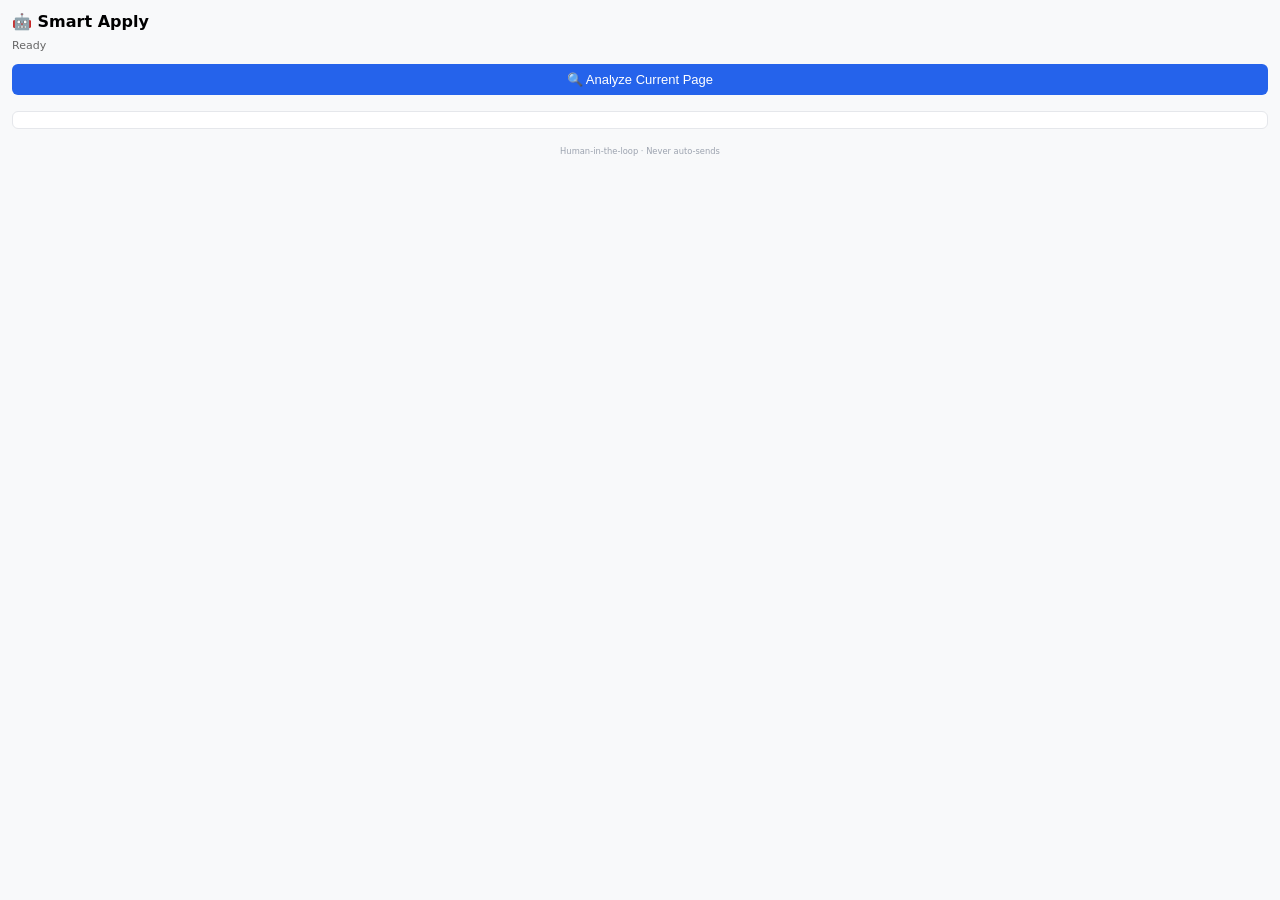
<file: browser_extension/sidepanel.html>
<!DOCTYPE html>
<html>
<head>
<meta charset="utf-8">
<title>Smart Apply Agent</title>
<link rel="stylesheet" href="sidepanel.css">
</head>
<body>
<div id="app">
  <h1>🤖 Smart Apply</h1>
  <div id="status">Ready</div>
  <button id="analyzeBtn">🔍 Analyze Current Page</button>
  <div id="result"></div>
  <div id="actions"></div>
  <div id="footer">
    <small>Human-in-the-loop · Never auto-sends</small>
  </div>
</div>
<script src="sidepanel.js"></script>
</body>
</html>
</file>
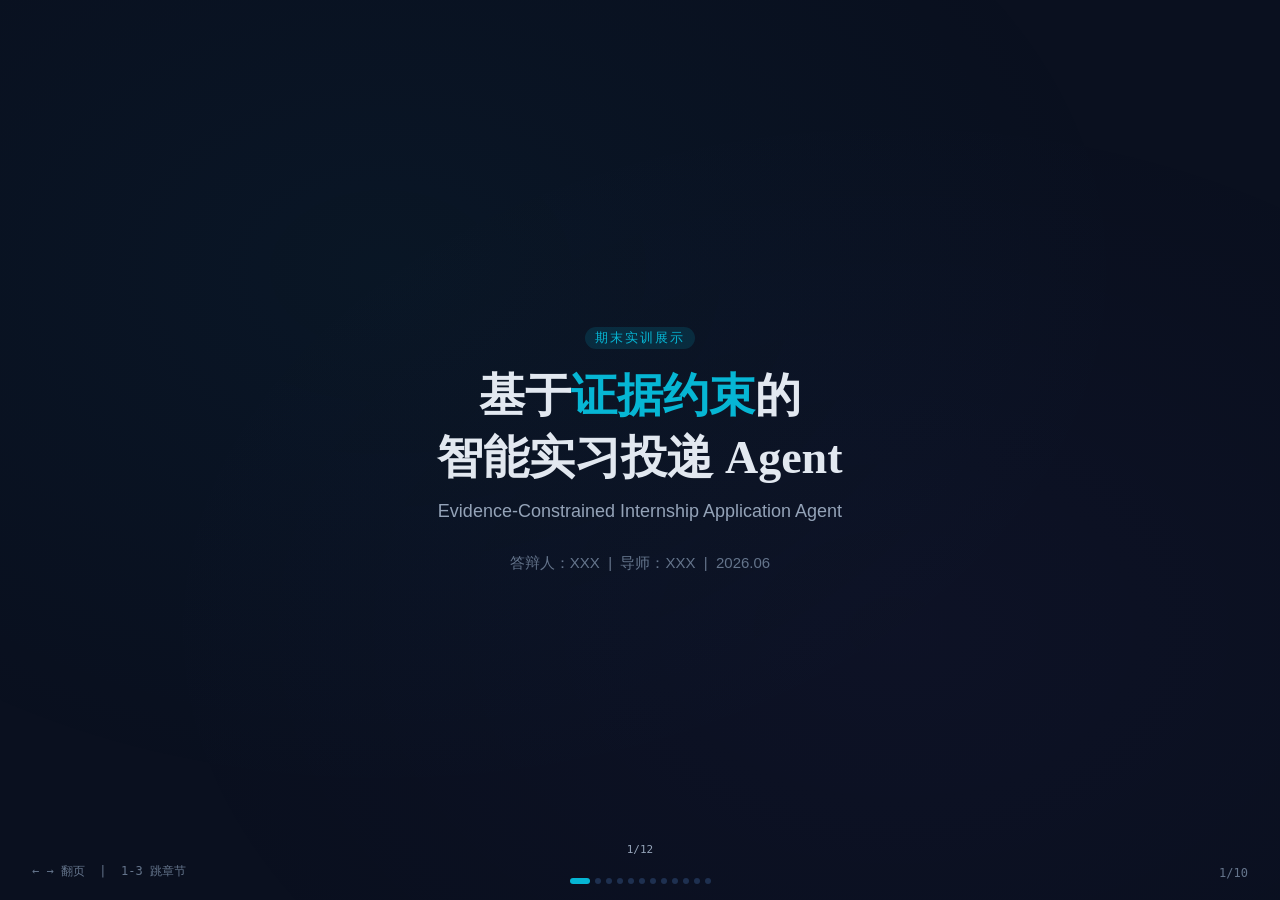
<file: demo/defense_web/slides.html>
<!DOCTYPE html>
<html lang="zh-CN">
<head>
<meta charset="UTF-8">
<meta name="viewport" content="width=device-width, initial-scale=1.0">
<title>期末实训展示 — Evidence-Constrained Agent</title>
<style>
:root {
  --bg: #0a101f; --surface: #131c2e; --border: #1e3050;
  --text: #e2e8f0; --t2: #94a3b8; --t3: #64748b;
  --cyan: #06b6d4; --c2: rgba(6,182,212,.15);
  --green: #10b981; --g2: rgba(16,185,129,.15);
  --amber: #f59e0b; --a2: rgba(245,158,11,.15);
  --rose: #f43f5e; --r2: rgba(244,63,94,.15);
  --purple: #8b5cf6; --p2: rgba(139,92,246,.15);
  --font: 'Noto Sans SC','PingFang SC','Microsoft YaHei',sans-serif;
  --font-title: 'Noto Serif SC','STSong',serif;
  --font-mono: 'JetBrains Mono','Fira Code','Consolas',monospace;
}
* { margin:0; padding:0; box-sizing:border-box; }
body {
  background:var(--bg); color:var(--text); font-family:var(--font);
  overflow:hidden; height:100vh; width:100vw; user-select:none;
}
body::before {
  content:''; position:fixed; inset:0;
  background: radial-gradient(ellipse at 30% 30%, rgba(6,182,212,.04) 0%, transparent 60%),
              radial-gradient(ellipse at 70% 70%, rgba(139,92,246,.03) 0%, transparent 60%);
  pointer-events:none; z-index:0;
}
.slide {
  position:absolute; inset:0; display:flex; align-items:center; justify-content:center;
  opacity:0; pointer-events:none; transition:opacity .4s; padding:40px 60px; z-index:1;
}
.slide.active { opacity:1; pointer-events:auto; }
.si { max-width:1020px; width:100%; }
.slide-num { position:absolute; bottom:20px; right:32px; font-family:var(--font-mono); font-size:12px; color:var(--t3); }
.arrow-hint { position:absolute; bottom:20px; left:32px; font-size:12px; color:var(--t3); font-family:var(--font-mono); }
h1 { font-family:var(--font-title); font-size:46px; font-weight:900; margin-bottom:12px; }
h2 { font-family:var(--font-title); font-size:32px; font-weight:900; margin-bottom:8px; }
h3 { font-size:17px; margin-bottom:6px; }
.sub { font-size:16px; color:var(--t2); margin-bottom:8px; }
.tag { display:inline-block; font-family:var(--font-mono); font-size:11px; padding:2px 10px; border-radius:99px; }
.tag.c { background:var(--c2); color:var(--cyan); }
.tag.g { background:var(--g2); color:var(--green); }
.tag.a { background:var(--a2); color:var(--amber); }
.tag.r { background:var(--r2); color:var(--rose); }
.tag.p { background:var(--p2); color:var(--purple); }
.box { background:var(--surface); border:1px solid var(--border); border-radius:12px; padding:18px; }
.box.cy { border-left:3px solid var(--cyan); }
.box.gr { border-left:3px solid var(--green); }
.box.am { border-left:3px solid var(--amber); }
.box.ro { border-left:3px solid var(--rose); }
.box.pu { border-left:3px solid var(--purple); }
.code { font-family:var(--font-mono); font-size:12px; color:var(--t3); }
.grid2 { display:grid; grid-template-columns:1fr 1fr; gap:18px; }
.grid3 { display:grid; grid-template-columns:repeat(3,1fr); gap:14px; }
.grid4 { display:grid; grid-template-columns:repeat(4,1fr); gap:14px; }
.flex-row { display:flex; gap:12px; align-items:center; flex-wrap:wrap; }
.arrow { color:var(--t3); font-size:18px; }
.badge { font-family:var(--font-mono); font-size:10px; padding:1px 8px; border-radius:99px; border:1px solid var(--border); color:var(--t2); }
.center { text-align:center; }

/* step flow */
.flow-v { display:flex; flex-direction:column; gap:10px; }
.flow-step { display:flex; gap:12px; align-items:flex-start; }
.flow-num { width:28px; height:28px; border-radius:50%; display:flex; align-items:center; justify-content:center; font-family:var(--font-mono); font-size:12px; font-weight:700; flex-shrink:0; background:var(--c2); color:var(--cyan); }
.flow-card { flex:1; background:var(--surface); border:1px solid var(--border); border-radius:10px; padding:14px; font-size:13px; }
.flow-card .fc-title { font-weight:600; margin-bottom:3px; }

/* subagent cards */
.sa-row { display:flex; gap:10px; flex-wrap:wrap; justify-content:center; }
.sa-card { background:var(--surface); border:1px solid var(--border); border-radius:10px; padding:12px; width:220px; font-size:12px; }
.sa-card.par { border-left:3px solid var(--green); }
.sa-card.seq { border-left:3px solid var(--amber); }
.sa-card .sa-role { font-size:10px; color:var(--t2); margin-bottom:4px; }
.sa-card .sa-perms { display:flex; gap:2px; flex-wrap:wrap; margin:6px 0; }
.sa-card .sa-perms span { font-size:9px; font-family:var(--font-mono); padding:1px 6px; border-radius:3px; background:rgba(255,255,255,.05); color:var(--t2); }
.sa-card .sa-io { font-size:10px; color:var(--t3); line-height:1.4; }

/* subagent detail page */
.sa-detail { background:var(--surface); border:1px solid var(--cyan); border-radius:14px; padding:20px 24px; }
.sa-detail h4 { font-size:16px; margin-bottom:4px; }
.sa-detail .sa-meta { display:flex; gap:6px; flex-wrap:wrap; margin:8px 0; }

/* RAG */
.rag-col { background:var(--surface); border:1px solid var(--border); border-radius:12px; padding:18px; }
.rag-step { display:flex; gap:8px; padding:6px 0; border-bottom:1px solid rgba(255,255,255,.03); font-size:12px; align-items:flex-start; }
.rag-step:last-child { border-bottom:none; }
.rag-step .rs-num { width:22px; height:22px; border-radius:50%; background:var(--c2); color:var(--cyan); display:flex; align-items:center; justify-content:center; font-family:var(--font-mono); font-size:10px; font-weight:700; flex-shrink:0; }

/* table */
.tbl { width:100%; border-collapse:collapse; font-size:13px; }
.tbl th { text-align:left; padding:8px 12px; border-bottom:1px solid var(--border); color:var(--t2); font-size:11px; text-transform:uppercase; letter-spacing:.5px; }
.tbl td { padding:8px 12px; border-bottom:1px solid rgba(255,255,255,.03); }

/* nav */
.nav-bar { position:fixed; bottom:0; left:0; right:0; height:38px; display:flex; align-items:center; justify-content:center; gap:5px; z-index:100; }
.nav-dot { width:6px; height:6px; border-radius:50%; background:var(--border); cursor:pointer; transition:all .2s; }
.nav-dot.active { background:var(--cyan); width:20px; border-radius:99px; }
.nav-dot.done { background:var(--t3); }
.nav-label { position:fixed; bottom:44px; left:50%; transform:translateX(-50%); font-family:var(--font-mono); font-size:11px; color:var(--t2); z-index:100; }
</style>
</head>
<body>

<!-- SLIDE 1 — 项目介绍 (组员C) -->
<div class="slide active"><div class="si center">
  <div class="tag c" style="font-size:13px;letter-spacing:2px;margin-bottom:16px;">期末实训展示</div>
  <h1>基于<span style="color:var(--cyan);">证据约束</span>的<br>智能实习投递 Agent</h1>
  <div class="sub" style="font-size:18px;">Evidence-Constrained Internship Application Agent</div>
  <div style="margin-top:32px;font-size:15px;color:var(--t3);">答辩人：XXX &nbsp;|&nbsp; 导师：XXX &nbsp;|&nbsp; 2026.06</div>
</div><div class="slide-num">1/10</div><div class="arrow-hint">← → 翻页 &nbsp;|&nbsp; 1-3 跳章节</div></div>

<!-- SLIDE 2 — 项目定位 (组员C) -->
<div class="slide"><div class="si">
  <h2>项目定位</h2>
  <div class="sub">用户做了什么 → 系统输出什么</div>
  <div style="margin-top:20px;">
    <div class="flex-row" style="justify-content:center;gap:40px;">
      <div style="text-align:center;">
        <div style="font-size:14px;color:var(--t2);margin-bottom:12px;">👤 用户做了什么</div>
        <div class="box gr" style="width:260px;text-align:left;font-size:14px;line-height:2.2;">
          📋 粘贴一段 JD 文本<br>
          📄 上传 PDF 简历<br>
          💻 丢一个 GitHub 链接
        </div>
      </div>
      <div class="arrow" style="font-size:28px;">→</div>
      <div style="text-align:center;">
        <div style="font-size:14px;color:var(--t2);margin-bottom:12px;">🤖 系统输出什么</div>
        <div class="box cy" style="width:360px;text-align:left;font-size:14px;line-height:2.2;">
          ✅ 哪些项目跟这个岗位相关？匹配度？<br>
          ✅ 简历上这些项目应该怎么写？（三档分类）<br>
          ✅ 每句话的证据来源是什么？
        </div>
      </div>
    </div>
    <div style="margin-top:28px;text-align:center;font-size:16px;color:var(--cyan);">
      核心原则：所有输出必须基于证据，不得编造
    </div>
  </div>
</div><div class="slide-num">2/10</div><div class="arrow-hint">← → 翻页</div></div>

<!-- SLIDE 3 — Demo 输入展示 (组员B) -->
<div class="slide"><div class="si">
  <h2>Demo：用户做了什么</h2>
  <div class="sub">真实场景 — 用户粘贴 JD、上传 PDF 简历、丢 GitHub 链接</div>
  <div class="grid2" style="margin-top:16px;">
    <div class="box am">
      <h3>📋 粘贴的 JD（纯文本）</h3>
      <div style="font-size:13px;color:var(--t2);line-height:1.8;">
        <strong>Agent开发实习生</strong> (140-190元/天)<br>
        深圳 · 5天/周 · 最少3个月<br><br>
        <strong>岗位职责：</strong><br>
        · 负责 AI Agent 系统开发优化<br>
        · 记忆模块、规划模块、工具调用模块<br>
        · 开发基于 LLM 的智能体系统<br>
        · 设计 Agent 工具使用接口<br>
        · 开发知识库管理系统<br><br>
        <strong>任职要求：</strong><br>
        · 熟悉 Python、Java<br>
        · 熟悉 LLM 原理和应用<br>
        · 了解机器学习、深度学习
      </div>
    </div>
    <div style="display:flex;flex-direction:column;gap:14px;">
      <div class="box gr">
        <h3>📄 上传的 PDF 简历</h3>
        <div style="font-size:13px;color:var(--t2);">陈小明 · XX大学 · 化学+CS<br>Python(3年) · FastAPI · Docker<br>4个项目 · 2段实习</div>
      </div>
      <div class="box pu">
        <h3>💻 丢的 GitHub 链接</h3>
        <div style="font-size:13px;color:var(--t2);">github.com/yfn-1116/<br>career-agent-assistant<br>RAG求职Agent · 15⭐</div>
      </div>
    </div>
  </div>
  <div style="margin-top:16px;text-align:center;font-size:14px;color:var(--cyan);">
    用户就做了这三件事。LLM 自己判断意图，自动调 Agent 处理。
  </div>
</div><div class="slide-num">3/10</div></div>

<!-- SLIDE 4 — Demo 输出①：哪些项目相关 (组员B) -->
<div class="slide"><div class="si">
  <h2>Demo：哪些项目跟这个 JD 相关？</h2>
  <div class="sub">系统从你的经历中检索并匹配</div>
  <div style="display:flex;flex-direction:column;gap:12px;margin-top:16px;">
    <div class="box gr">
      <div style="display:flex;justify-content:space-between;align-items:center;">
        <h3>✅ SmartApplyAgent — RAG 智能求职助手</h3>
        <span class="tag g">implemented · 匹配 0.89</span>
      </div>
      <div style="font-size:13px;color:var(--t2);margin-top:4px;">
        匹配 JD 需求：Agent系统开发 · 工具调用模块 · 知识库管理 · 对话系统 · Python<br>
        <span class="code">来源: github.com/yfn-1116/career-agent-assistant</span>
      </div>
    </div>
    <div class="box gr">
      <div style="display:flex;justify-content:space-between;align-items:center;">
        <h3>✅ 智能滴定系统 — 视觉滴定终点检测</h3>
        <span class="tag g">implemented · 匹配 0.62</span>
      </div>
      <div style="font-size:13px;color:var(--t2);margin-top:4px;">
        匹配 JD 需求：Python · 工程实践 · 系统设计能力<br>
        <span class="code">来源: github.com/yfn-1116/auto-titration-system</span>
      </div>
    </div>
    <div class="box am">
      <div style="display:flex;justify-content:space-between;align-items:center;">
        <h3>⚠️ PolyU 智能导航 — 校园路径规划</h3>
        <span class="tag a">designed · 匹配 0.55</span>
      </div>
      <div style="font-size:13px;color:var(--t2);margin-top:4px;">
        匹配 JD 需求：系统架构设计 · API 集成<br>
        <span class="code">来源: github.com/yfn-1116/polyu-smart-journey</span>
      </div>
    </div>
  </div>
  <div style="margin-top:12px;font-size:14px;">
    JD 核心需求覆盖：<span style="color:var(--green);">✅ Agent系统开发 ✅ 工具调用 ✅ 知识库管理 ✅ 对话系统 ✅ Python</span>&nbsp;&nbsp;<span style="color:var(--amber);">⚠️ Java</span>&nbsp;&nbsp;<span style="color:var(--t3);">📋 机器学习</span>
  </div>
</div><div class="slide-num">4/10</div></div>

<!-- SLIDE 5 — Demo 输出②：简历怎么写 (组员B) -->
<div class="slide"><div class="si">
  <h2>Demo：简历怎么写？（三档分类）</h2>
  <div class="sub">基于证据等级，不是基于模型"想象"</div>
  <div style="display:flex;flex-direction:column;gap:12px;margin-top:14px;">
    <div class="box gr">
      <h3>✅ 可以直接写进简历的 <span class="tag g">implemented 证据</span></h3>
      <div style="font-size:13px;color:var(--t2);line-height:1.8;">
        "独立开发 AI Agent 智能求职助手，基于 LangGraph 实现多 Agent 协作框架。设计并实现工具调用模块(task_agent)，支持 Agent 动态调度与递归生成。构建 RAG 知识库管理系统(BM25+向量+重排序)。开发 Streamlit 对话交互界面。"<br>
        <span class="code">[证据: career-agent-assistant | 等级: implemented]</span>
      </div>
    </div>
    <div class="box am">
      <h3>⚠️ 需要确认后才能写的 <span class="tag a">designed 证据</span></h3>
      <div style="font-size:13px;color:var(--t2);line-height:1.8;">
        "设计基于 FastAPI + PostgreSQL 的校园导航后端，实现 RESTful API 与外部地图服务集成"<br>
        <span class="code">[证据: polyu-smart-journey | 等级: designed — 仅设计，需确认]</span>
      </div>
    </div>
    <div class="box" style="border-left:3px solid var(--t3);">
      <h3>📋 建议补充实践后再写的 <span style="color:var(--t3);">无对应证据</span></h3>
      <div style="font-size:13px;color:var(--t2);">
        Java — 知识库中无相关实现经历，建议补充实践 &nbsp;|&nbsp; 机器学习/深度学习 — 无直接项目经验，建议补充 Demo
      </div>
    </div>
  </div>
  <div style="margin-top:12px;text-align:center;font-size:15px;color:var(--cyan);">
    核心能力：基于真实证据，告诉你能写什么、不能写什么、还需要补什么
  </div>
</div><div class="slide-num">5/10</div></div>

<!-- SLIDE 6 — Agent 四要素 (组员C) -->
<div class="slide"><div class="si">
  <h2>Agent 系统的四个要素</h2>
  <div class="sub">Demo 背后是这个四层架构在运转</div>
  <div class="grid4" style="margin-top:20px;">
    <div class="box gr" style="text-align:center;">
      <div style="font-size:28px;margin-bottom:8px;">🔍</div>
      <h3>Perception 感知</h3>
      <div style="font-size:13px;color:var(--t2);line-height:1.8;">
        JD 文本 → 结构化技能<br>
        PDF → 提取文本<br>
        GitHub 链接 → 仓库内容
      </div>
    </div>
    <div class="box am" style="text-align:center;">
      <div style="font-size:28px;margin-bottom:8px;">🧠</div>
      <h3>Planning 规划</h3>
      <div style="font-size:13px;color:var(--t2);line-height:1.8;">
        LLM 识别意图<br>
        决定调哪个 Agent<br>
        决定并行/串行
      </div>
    </div>
    <div class="box cy" style="text-align:center;">
      <div style="font-size:28px;margin-bottom:8px;">⚡</div>
      <h3>Action 执行</h3>
      <div style="font-size:13px;color:var(--t2);line-height:1.8;">
        RAG 检索知识库<br>
        匹配分析<br>
        证据校验
      </div>
    </div>
    <div class="box pu" style="text-align:center;">
      <div style="font-size:28px;margin-bottom:8px;">💾</div>
      <h3>Memory 记忆</h3>
      <div style="font-size:13px;color:var(--t2);line-height:1.8;">
        短期: 对话上下文<br>
        长期: JSONL 持久化<br>
        知识库: RAG 索引
      </div>
    </div>
  </div>
  <div style="margin-top:16px;text-align:center;font-size:13px;color:var(--t2);">
    ═══ RAG 横切四层 ═══ &nbsp; 写入: Perception → Memory &nbsp;|&nbsp; 读取: Memory → Action
  </div>
  <div style="margin-top:12px;text-align:center;font-size:14px;color:var(--t3);">接下来由 XXX 深入讲架构设计 →</div>
</div><div class="slide-num">6/10</div></div>

<!-- SLIDE 7 — 总体架构 (你) ⭐ -->
<div class="slide"><div class="si">
  <h2>系统总体架构</h2>
  <div class="sub">用户操作 → 调度层决策 → 能力层执行 → 基础设施 → 存储</div>
  <div style="margin-top:14px;">
    <div class="flex-row" style="justify-content:center;margin-bottom:10px;">
      <span class="badge" style="font-size:12px;color:var(--t2);">📋粘贴JD</span>
      <span class="badge" style="font-size:12px;color:var(--t2);">📄上传PDF</span>
      <span class="badge" style="font-size:12px;color:var(--t2);">💻丢GitHub链接</span>
      <span class="arrow">▼</span>
    </div>
    <div class="box cy" style="margin-bottom:10px;">
      <h3>调度层：OrchestratorAgent</h3>
      <div style="font-size:13px;color:var(--t2);">
        LLM 收到消息 → 判断意图："这是岗位分析任务" → 决定：先解析JD+索引知识库 → 再检索匹配 → 再分析 → 最后生成<br>
        <span class="code">不是写死的 if-else，是 LLM 自己做的决策。LLM 不可用时回退 LangGraph DAG。</span>
      </div>
    </div>
    <div class="flex-row" style="justify-content:center;">
      <div class="box gr" style="flex:1;text-align:center;">
        <h3>能力层</h3>
        <div style="font-size:12px;color:var(--t2);">
          parse_jd → retrieve → analyze → generate → check<br>
          16 个 Tool · Skill + MCP + SubAgent 三层实现
        </div>
      </div>
      <div class="box am" style="flex:1;text-align:center;">
        <h3>基础设施</h3>
        <div style="font-size:12px;color:var(--t2);">
          LLM(Qwen/DeepSeek/Mock)<br>
          Embedding(1024维) · RAG Pipeline · MCP
        </div>
      </div>
      <div class="box pu" style="flex:1;text-align:center;">
        <h3>存储层</h3>
        <div style="font-size:12px;color:var(--t2);">
          短期(20条) · 长期(JSONL+BM25)<br>
          知识库(chunks.jsonl)
        </div>
      </div>
    </div>
    <div style="margin-top:12px;text-align:center;font-size:14px;color:var(--cyan);">
      关键设计：LLM 不自己干活——它生成子 Agent 去干活。接下来展开 →
    </div>
  </div>
</div><div class="slide-num">7/10</div></div>

<!-- SLIDE 8 — 主Agent决策过程 (你) ⭐ -->
<div class="slide"><div class="si">
  <h2>主 Agent 怎么分派任务？</h2>
  <div class="sub">OrchestratorAgent 的 LLM 决策循环 — 以这个 JD 为例</div>
  <div class="flow-v" style="margin-top:14px;font-size:13px;">
    <div class="flow-step">
      <div class="flow-num">1</div>
      <div class="flow-card">
        <div class="fc-title">LLM 判断 → "需要解析 JD 并索引知识库"</div>
        <div style="color:var(--t2);">调 <span class="tag c">task_agent</span>("解析JD+索引PDF和GitHub", <span class="tag g">[parse_jd, web_search]</span>) → 生成 <strong>SubAgent-1</strong></div>
      </div>
    </div>
    <div class="flow-step">
      <div class="flow-num">2</div>
      <div class="flow-card">
        <div class="fc-title">LLM 判断 → "需要检索匹配的经历" ⚡与 Step1 并行</div>
        <div style="color:var(--t2);">调 <span class="tag c">task_agent</span>("检索Agent开发相关经历", <span class="tag a">[retrieve_profile, github_repo]</span>) → 生成 <strong>SubAgent-2</strong></div>
      </div>
    </div>
    <div class="flow-step">
      <div class="flow-num">3</div>
      <div class="flow-card">
        <div class="fc-title">LLM 判断 → "需要分析匹配度" 🔗 依赖 Step2 结果</div>
        <div style="color:var(--t2);">调 <span class="tag c">task_agent</span>("分析JD和证据的匹配度", <span class="tag p">[analyze_match, grade_retrieval]</span>) → 生成 <strong>SubAgent-3</strong></div>
      </div>
    </div>
    <div class="flow-step">
      <div class="flow-num">4</div>
      <div class="flow-card">
        <div class="fc-title">LLM 判断 → "生成简历建议"</div>
        <div style="color:var(--t2);">调 <span class="tag c">task_agent</span>("生成简历建议", <span class="tag r">[generate_answer, check_faithfulness, write_report]</span>) → 生成 <strong>SubAgent-4</strong></div>
      </div>
    </div>
    <div class="flow-step">
      <div class="flow-num">5</div>
      <div class="flow-card">
        <div class="fc-title">LLM 判断 → "任务完成，回复用户"</div>
        <div style="color:var(--t2);">不再调 Tool，直接输出最终答案给用户</div>
      </div>
    </div>
  </div>
  <div style="margin-top:12px;text-align:center;font-size:14px;color:var(--cyan);">
    主 Agent 不干活，只做决策。干活的是子 Agent。
  </div>
</div><div class="slide-num">8/10</div></div>

<!-- SLIDE 9 — 子Agent执行与回传 (你) ⭐ -->
<div class="slide"><div class="si">
  <h2>子 Agent 怎么执行、怎么回传？</h2>
  <div class="sub">以 SubAgent-1（感知·解析专家）为例</div>
  <div class="grid2" style="margin-top:16px;">
    <div>
      <div class="sa-detail">
        <h4>📄 SubAgent-1：感知·解析专家</h4>
        <div class="sa-meta">
          <span class="tag g">Role: 信息采集专家</span>
          <span class="tag c">Session: 独立上下文</span>
          <span class="tag a">max_steps: 8</span>
        </div>
        <div style="font-size:13px;color:var(--t2);margin-top:8px;">
          <strong>System Prompt:</strong> "你是信息采集专家，解析所有输入并索引到知识库。"<br><br>
          <strong>Permissions:</strong> <span class="tag g">parse_jd</span> <span class="tag g">web_search</span><br><br>
          <strong>执行过程：</strong><br>
          ① 调 parse_jd(JD文本) → {job_title, hard_skills: [Python, Java, LLM, Agent, 工具调用, 知识库管理, 对话系统...], direction: "agent"}<br>
          ② 调 FileLoader(PDF) → pypdf提取 → TextChunker分块(800字) → SHA256 ID<br>
          ③ 写入 chunks.jsonl → 3个chunk索引完成<br>
        </div>
      </div>
    </div>
    <div>
      <div style="font-size:14px;color:var(--t2);margin-bottom:8px;">通信流程：</div>
      <div class="box cy" style="margin-bottom:8px;font-size:13px;">
        <strong>① 主Agent调 task_agent</strong><br>
        <span style="color:var(--t2);">task = "解析JD文本，索引PDF和GitHub到知识库"<br>allowed_tools = [parse_jd, web_search]</span>
      </div>
      <div style="text-align:center;font-size:18px;color:var(--cyan);margin:4px 0;">▼</div>
      <div class="box gr" style="margin-bottom:8px;font-size:13px;">
        <strong>② SubAgent-1 独立执行</strong><br>
        <span style="color:var(--t2);">自己的 System Prompt + 自己的上下文<br>不受其他 Agent 干扰</span>
      </div>
      <div style="text-align:center;font-size:18px;color:var(--cyan);margin:4px 0;">▼</div>
      <div class="box am" style="font-size:13px;">
        <strong>③ 返回 SubAgentResult</strong><br>
        <span style="color:var(--t2);">{answer: "JD已解析, PDF索引3chunk", tools_called: ["parse_jd", "web_search"]}</span>
      </div>
      <div style="margin-top:8px;font-size:12px;color:var(--t3);text-align:center;">
        子 Agent 也能再调 task_agent → 生成孙 Agent（递归）<br>
        终止条件：max_steps 硬限制
      </div>
    </div>
  </div>
</div><div class="slide-num">9/10</div></div>

<!-- SLIDE 10 — 四个子Agent全貌 (你) ⭐ -->
<div class="slide"><div class="si">
  <h2>四个子 Agent 全貌</h2>
  <div class="sub">Role（角色）× Permissions（权限）× Session（上下文）三维解耦</div>
  <div class="sa-row" style="margin-top:16px;">
    <div class="sa-card par">
      <strong>📄 SubAgent-1</strong>
      <div class="sa-role">感知·解析专家</div>
      <div class="sa-perms"><span>parse_jd</span><span>web_search</span></div>
      <div style="font-size:11px;font-weight:600;color:var(--green);">⚡ 并行</div>
      <div class="sa-io">← JD+PDF+GitHub<br>→ ParsedJD + 索引确认</div>
    </div>
    <div class="sa-card par">
      <strong>🔍 SubAgent-2</strong>
      <div class="sa-role">检索·知识专家</div>
      <div class="sa-perms"><span>retrieve_profile</span><span>github_repo</span></div>
      <div style="font-size:11px;font-weight:600;color:var(--green);">⚡ 并行</div>
      <div class="sa-io">← JD技能列表<br>→ Evidence[3] + Grade</div>
    </div>
    <div class="sa-card seq">
      <strong>⚖️ SubAgent-3</strong>
      <div class="sa-role">分析·匹配专家</div>
      <div class="sa-perms"><span>analyze_match</span><span>grade_retrieval</span></div>
      <div style="font-size:11px;font-weight:600;color:var(--amber);">🔗 串行</div>
      <div class="sa-io">← ParsedJD + Evidence[]<br>→ MatchAnalysis</div>
      <div style="margin-top:6px;padding:6px;border:1px dashed var(--purple);border-radius:6px;font-size:10px;text-align:center;">
        ↳ <strong>SubAgent-3-1</strong> (递归!)<br><span class="tag p">check_faithfulness</span><br>→ can_write:2 · confirm:1
      </div>
    </div>
    <div class="sa-card seq">
      <strong>✏️ SubAgent-4</strong>
      <div class="sa-role">生成·输出专家</div>
      <div class="sa-perms"><span>generate_answer</span><span>write_report</span></div>
      <div style="font-size:11px;font-weight:600;color:var(--amber);">🔗 串行</div>
      <div class="sa-io">← MatchAnalysis<br>→ bullets + message + report</div>
    </div>
  </div>
  <div style="margin-top:16px;font-size:14px;text-align:center;">
    <span style="color:var(--green);">● 并行：SubAgent-1 ∥ SubAgent-2（无数据依赖，LLM 同步生成）</span><br>
    <span style="color:var(--amber);">● 串行：SubAgent-3 等 SubAgent-2 结果，SubAgent-4 等 SubAgent-3 结果</span><br>
    <span style="color:var(--purple);">● 递归：SubAgent-3 → 生成 SubAgent-3-1（Agent 生成 Agent）</span>
  </div>
  <div class="code" style="margin-top:10px;text-align:center;">代码: orchestrator.py:70 · autonomous_agent.py:56 · sub_agent.py:39 · registry.py:488</div>
</div><div class="slide-num">10/10</div></div>

<!-- SLIDE 11 — RAG (你) ⭐ -->
<div class="slide"><div class="si">
  <h2>RAG：知识库的数据怎么进去、怎么查出来</h2>
  <div class="sub">写入路径（Perception→Memory） + 读取路径（Memory→Action）</div>
  <div class="grid2" style="margin-top:14px;">
    <div class="rag-col">
      <h3 style="font-size:15px;">📥 写入路径</h3>
      <div class="rag-step"><div class="rs-num">1</div><div>PDF简历 → pypdf 提取文本</div></div>
      <div class="rag-step"><div class="rs-num">2</div><div>GitHub链接 → MCP(JSON-RPC) 调 npx 读 README<br><span class="code">失败回退: urllib 直接 GET raw</span></div></div>
      <div class="rag-step"><div class="rs-num">3</div><div>TextChunker 滑动窗口分块(chunk=800, overlap=100)</div></div>
      <div class="rag-step"><div class="rs-num">4</div><div>SHA256 document_id → 追加 chunks.jsonl</div></div>
    </div>
    <div class="rag-col">
      <h3 style="font-size:15px;">📤 读取路径（查询: "Python Agent LLM 工具调用 知识库管理"）</h3>
      <div class="rag-step"><div class="rs-num">1</div><div>jieba 中文分词 → token 集合</div></div>
      <div class="rag-step"><div class="rs-num">2</div><div><strong>双路并行粗召回</strong> (各取 top 80)<br><span class="tag g">BM25 关键词</span> ⊕ <span class="tag c">Qwen Embedding 语义(1024维)</span><br><span class="code">互补：BM25保准确，Embedding保召回</span></div></div>
      <div class="rag-step"><div class="rs-num">3</div><div><strong>RRF 融合</strong> (k=60, → top 30)<br><span class="code">只关心排序位置，不关心分数绝对值，零参数</span></div></div>
      <div class="rag-step"><div class="rs-num">4</div><div><strong>CrossEncoder 精排</strong> (→ top 5)<br><span class="code">bge-reranker-base 279M · query+chunk 拼一起过Transformer</span></div></div>
      <div class="rag-step"><div class="rs-num">5</div><div>FaithfulnessChecker (阈值 0.75)</div></div>
      <div class="rag-step"><div class="rs-num">6</div><div><strong>EvidenceGate 四级约束</strong><br><span style="color:var(--green);">✅ implemented→可写</span> <span style="color:var(--amber);">⚠️ designed→需确认</span> <span style="color:var(--rose);">❌ planned→禁止</span></div></div>
    </div>
  </div>
  <div style="margin-top:10px;padding:8px 14px;background:var(--a2);border-radius:8px;font-size:12px;color:var(--amber);text-align:center;">
    ⚡ API 不可用 → 轻量回退：BM25 + 五维规则打分，<50ms，零网络依赖
  </div>
</div><div class="slide-num">11/10</div></div>

<!-- SLIDE 12 — 回顾 (组员D) -->
<div class="slide"><div class="si">
  <h2>回顾三个核心设计</h2>
  <div class="grid3" style="margin-top:20px;">
    <div class="box cy" style="text-align:center;">
      <div style="font-size:32px;margin-bottom:8px;">🌳</div>
      <h3>Agent 递归树</h3>
      <div style="font-size:13px;color:var(--t2);line-height:1.8;">
        主Agent决策 → 子Agent执行<br>
        Role×Permissions×Session<br>
        并行+串行+递归
      </div>
    </div>
    <div class="box am" style="text-align:center;">
      <div style="font-size:32px;margin-bottom:8px;">🔧</div>
      <h3>RAG 全链路</h3>
      <div style="font-size:13px;color:var(--t2);line-height:1.8;">
        写入: PDF/GitHub→分块→索引<br>
        读取: BM25+Embedding→RRF→精排<br>
        API不可用时自动降级
      </div>
    </div>
    <div class="box gr" style="text-align:center;">
      <div style="font-size:32px;margin-bottom:8px;">🛡️</div>
      <h3>EvidenceGate</h3>
      <div style="font-size:13px;color:var(--t2);line-height:1.8;">
        implemented→✅可写<br>
        designed→⚠️需确认<br>
        planned→❌禁止
      </div>
    </div>
  </div>
  <div style="margin-top:16px;font-size:14px;text-align:center;color:var(--t2);">
    三个局限：语义检索依赖外部 API · 大规模并发未验证 · 测评数据集有限
  </div>
  <div style="margin-top:20px;text-align:center;font-size:16px;">欢迎各位老师提问 🙋</div>
</div><div class="slide-num">12/10</div></div>

<div class="nav-label" id="navLabel"></div>
<div class="nav-bar" id="navBar"></div>

<script>
const total = 12;
let cur = 0;
function render() {
  document.getElementById('navBar').innerHTML = Array.from({length:total},(_,i)=>
    `<div class="nav-dot${i===cur?' active':''}${i<cur?' done':''}" onclick="go(${i})"></div>`
  ).join('');
  document.getElementById('navLabel').textContent = `${cur+1}/${total}`;
}
function go(i) {
  if(i<0||i>=total) return;
  document.querySelectorAll('.slide').forEach(s=>s.classList.remove('active'));
  document.querySelectorAll('.slide')[i].classList.add('active');
  cur=i; render();
}
document.addEventListener('keydown', e => {
  if(e.key==='ArrowRight'||e.key==='ArrowDown'||e.key===' ') { e.preventDefault(); go(cur+1); }
  else if(e.key==='ArrowLeft'||e.key==='ArrowUp') { e.preventDefault(); go(cur-1); }
  else if(e.key==='Home') { e.preventDefault(); go(0); }
  else if(e.key==='End') { e.preventDefault(); go(total-1); }
  else if(e.key==='1') go(6); // 架构
  else if(e.key==='2') go(7); // Agent决策
  else if(e.key==='3') go(10); // RAG
});
let tx=0;
document.addEventListener('touchstart', e=>{ tx=e.touches[0].clientX; });
document.addEventListener('touchend', e=>{
  const dx=e.changedTouches[0].clientX-tx;
  if(Math.abs(dx)>60) go(dx<0?cur+1:cur-1);
});
render();
</script>
</body>
</html>
</file>
<file: browser_extension/sidepanel.css>
body { font-family: system-ui, sans-serif; margin: 0; padding: 12px; font-size: 13px; background: #f8f9fa; }
h1 { font-size: 16px; margin: 0 0 8px; }
#status { color: #666; font-size: 11px; margin-bottom: 8px; }
button { width: 100%; padding: 8px; margin: 4px 0; border: none; border-radius: 6px; cursor: pointer; font-size: 13px; }
#analyzeBtn { background: #2563eb; color: white; }
#analyzeBtn:hover { background: #1d4ed8; }
#result { margin-top: 12px; padding: 8px; background: white; border-radius: 6px; border: 1px solid #e5e7eb; }
.score { font-size: 14px; font-weight: bold; margin: 4px 0; }
.label { color: #6b7280; font-size: 11px; }
.msg-box { background: #eff6ff; padding: 8px; border-radius: 4px; margin: 6px 0; font-size: 12px; }
.warn { color: #dc2626; font-size: 11px; }
.copy-btn { background: #059669; color: white; padding: 4px 8px; border-radius: 4px; font-size: 11px; cursor: pointer; }
#footer { margin-top: 16px; text-align: center; color: #9ca3af; font-size: 10px; }
</file>
